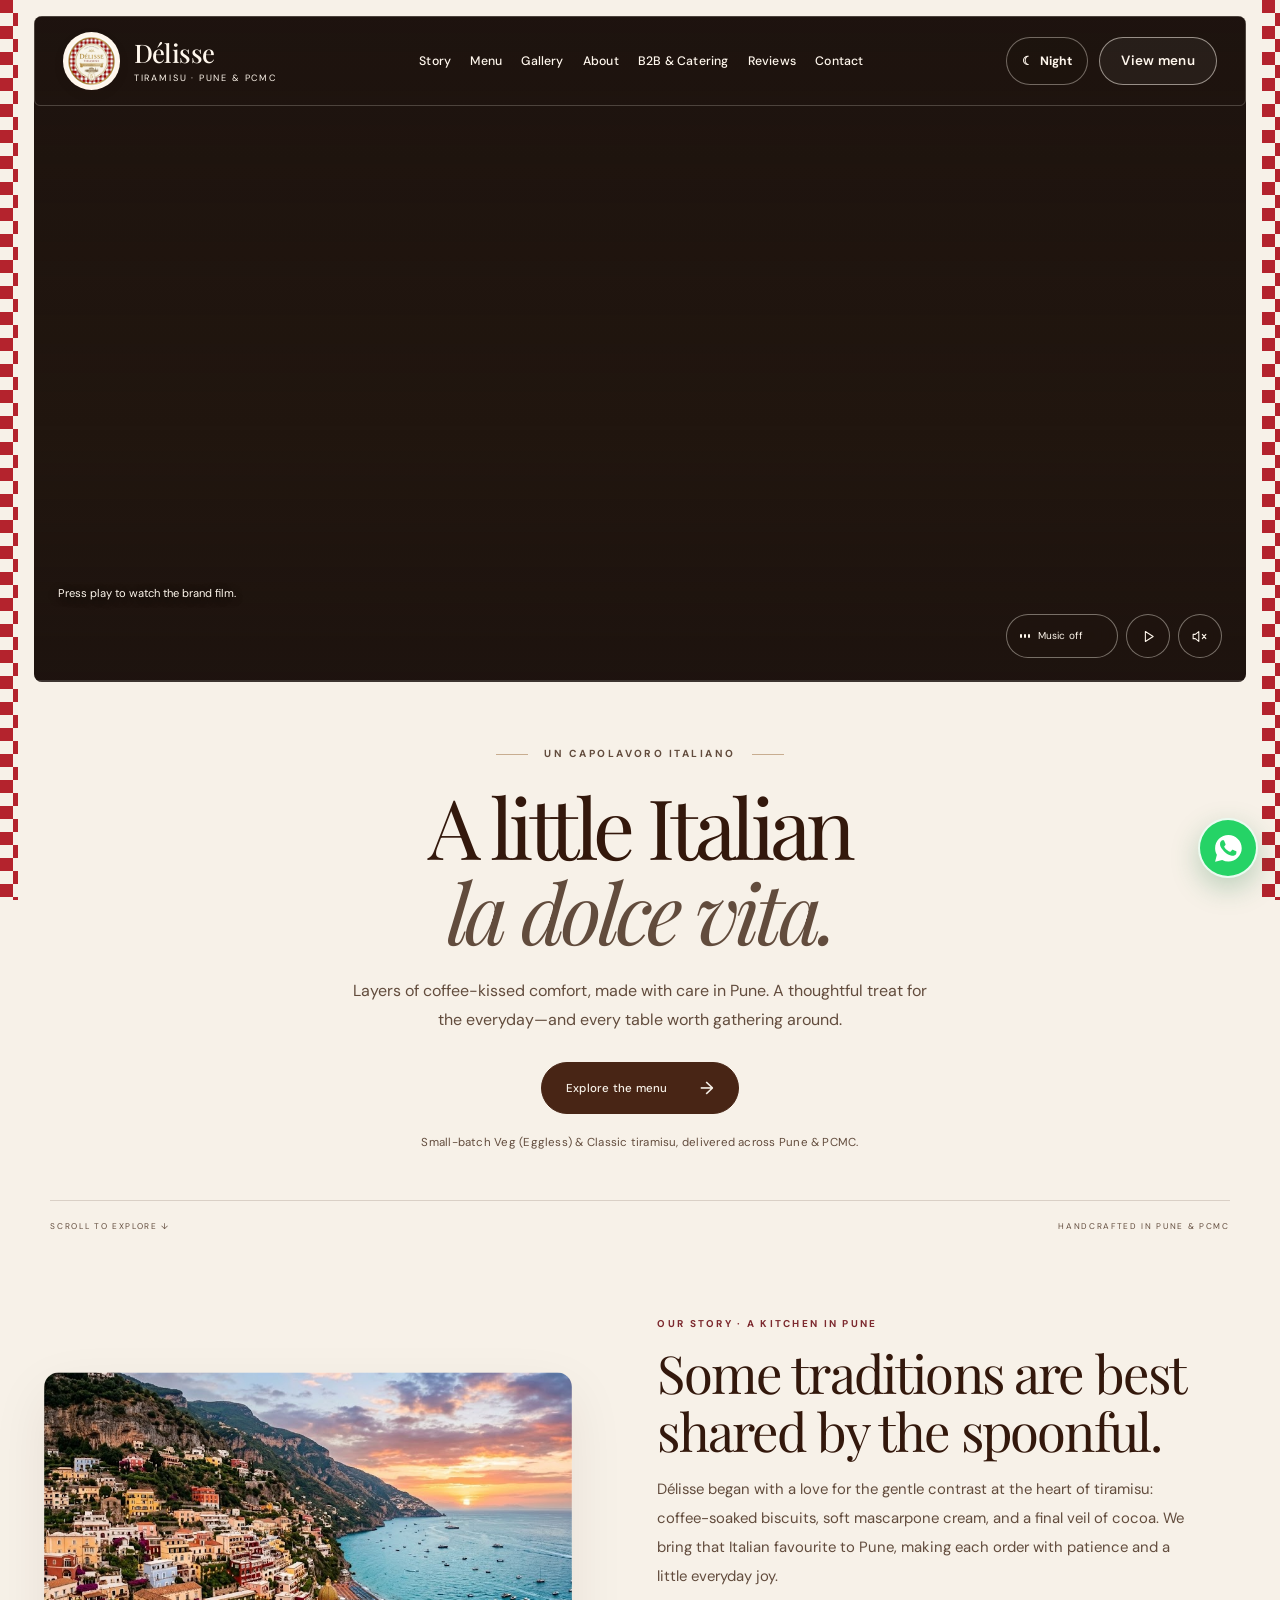
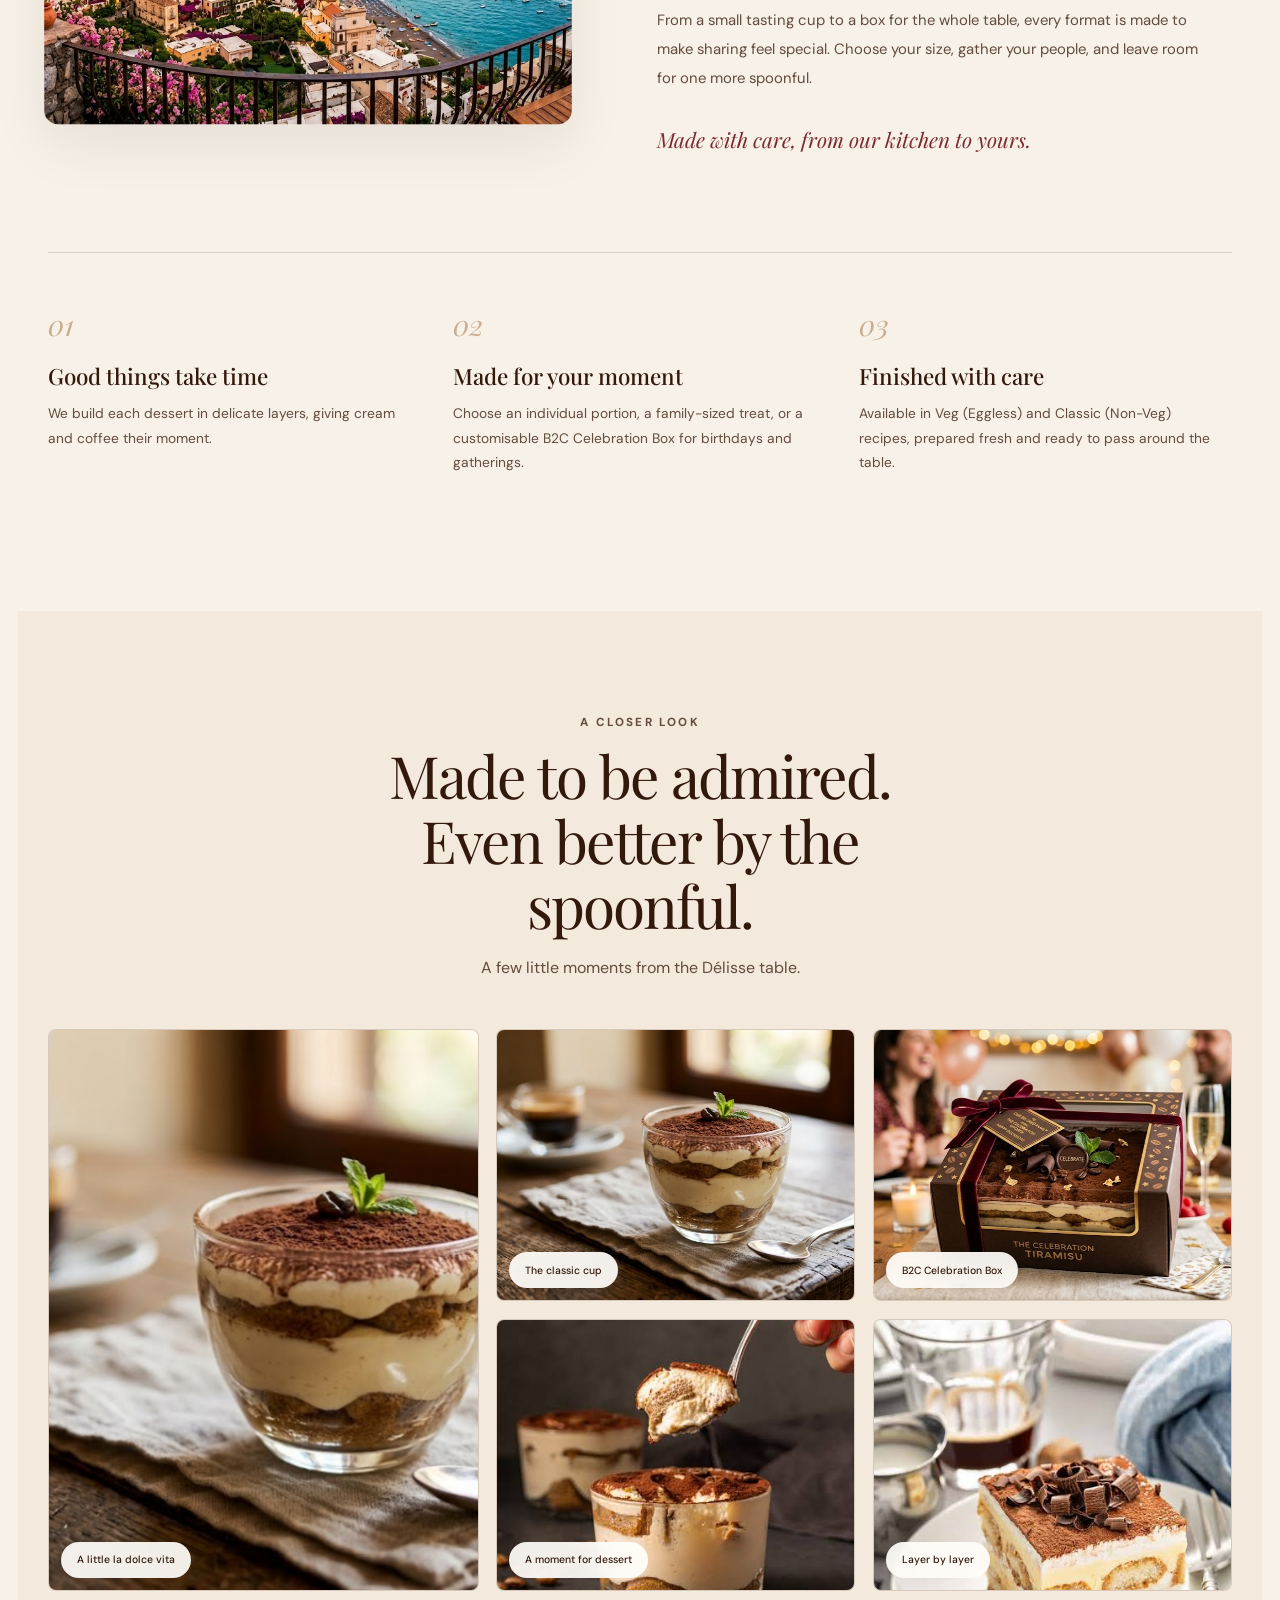
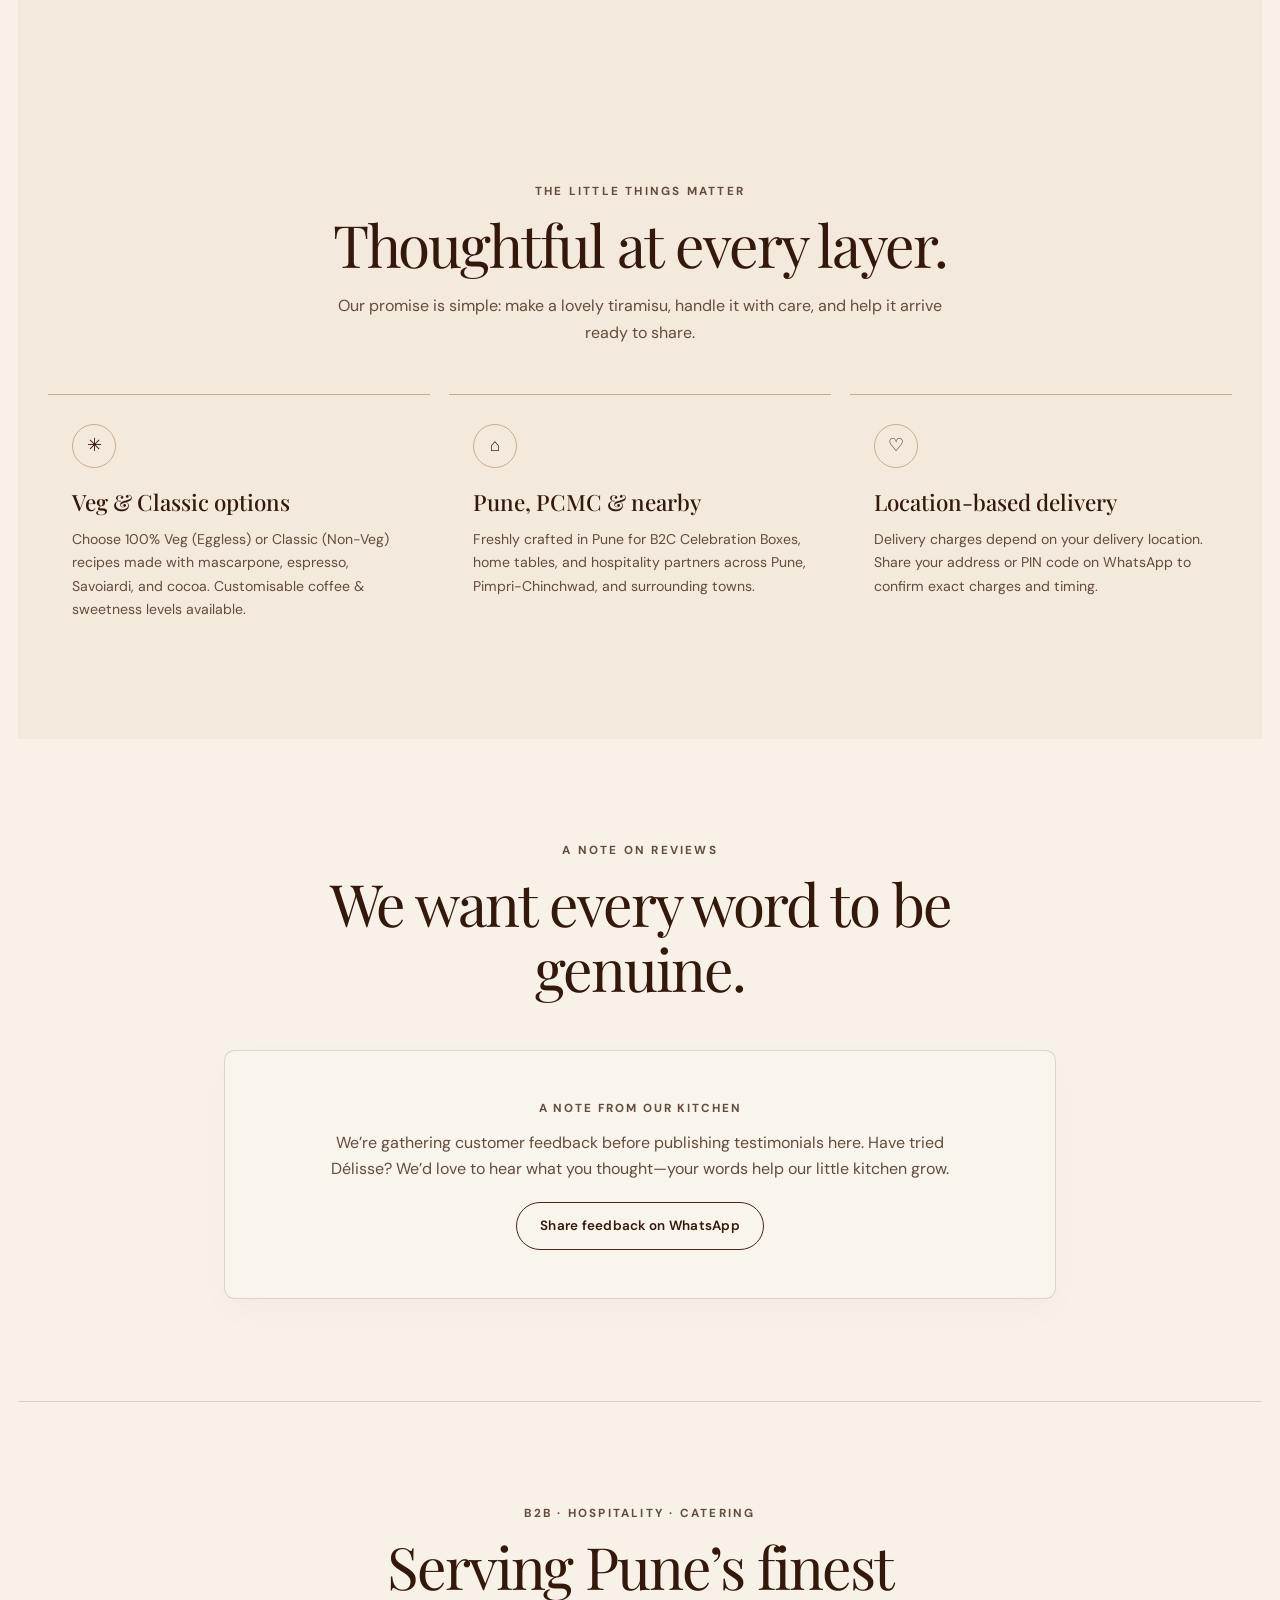
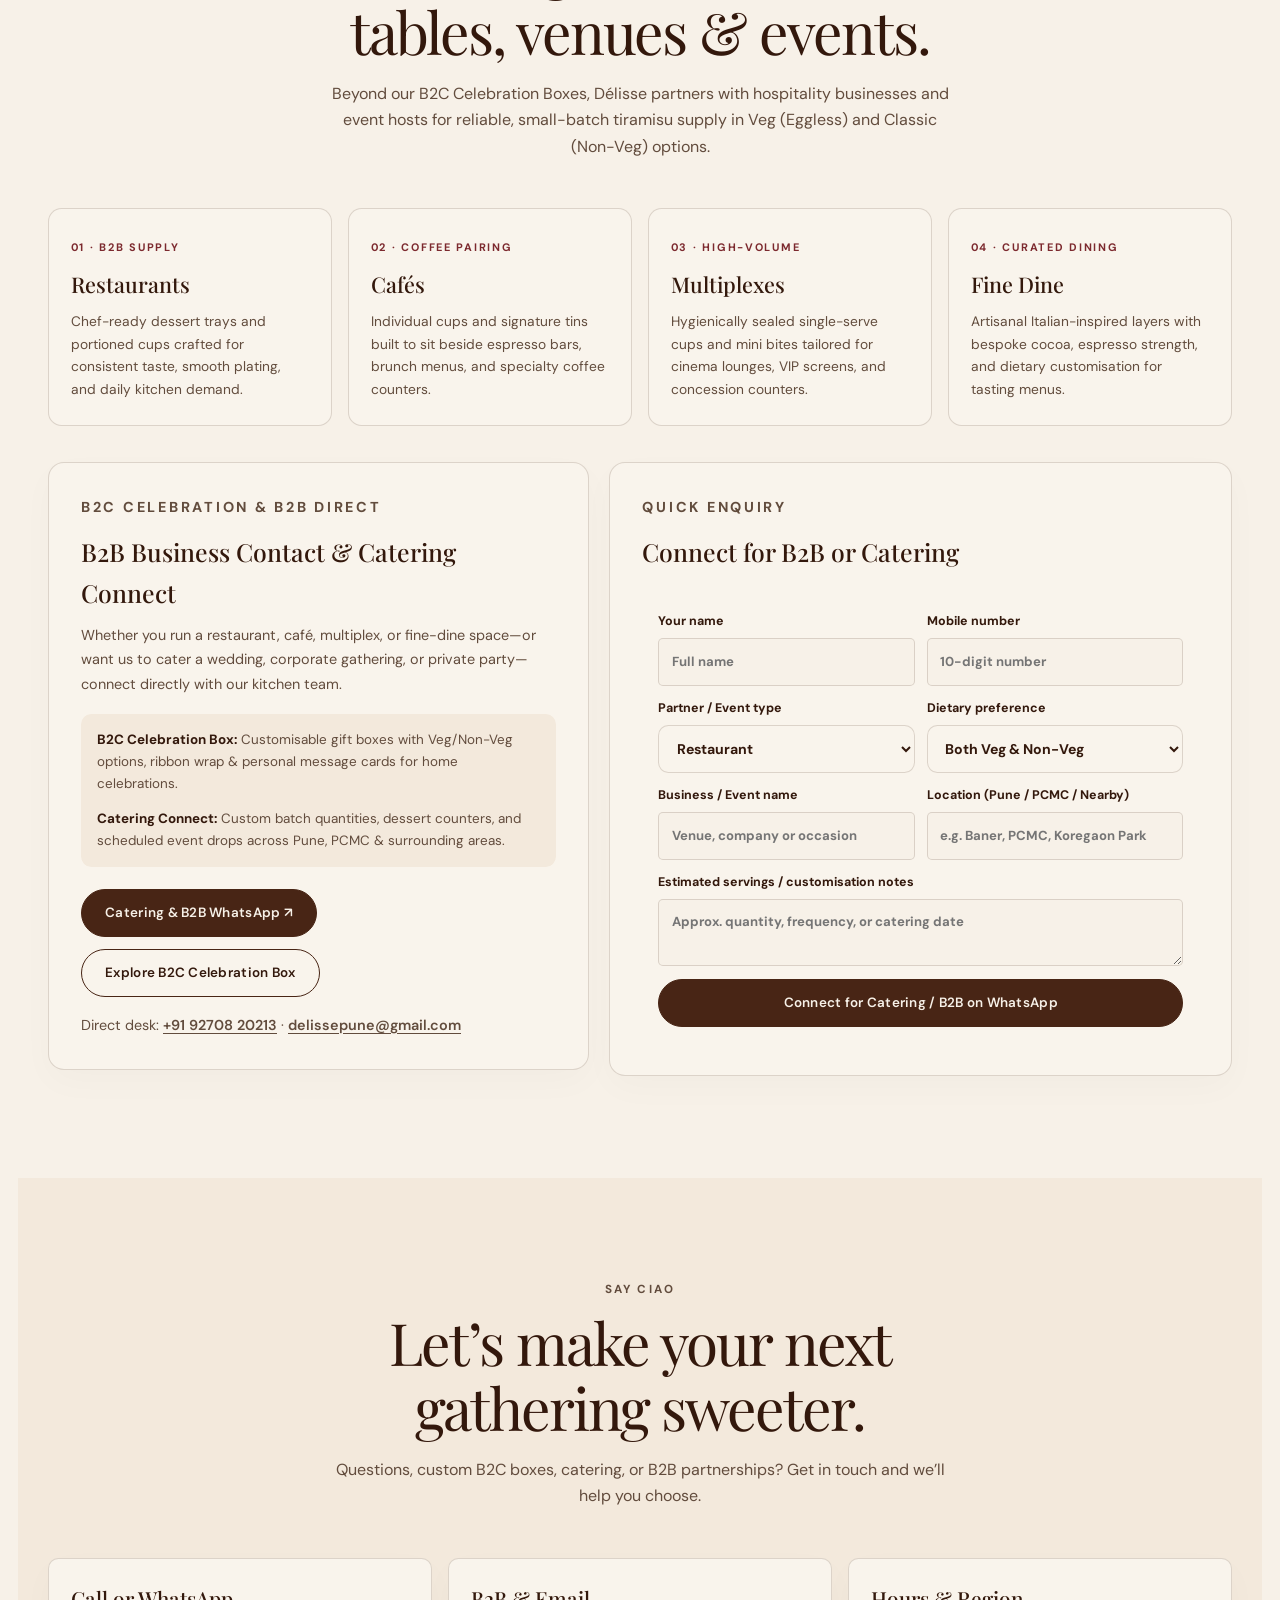
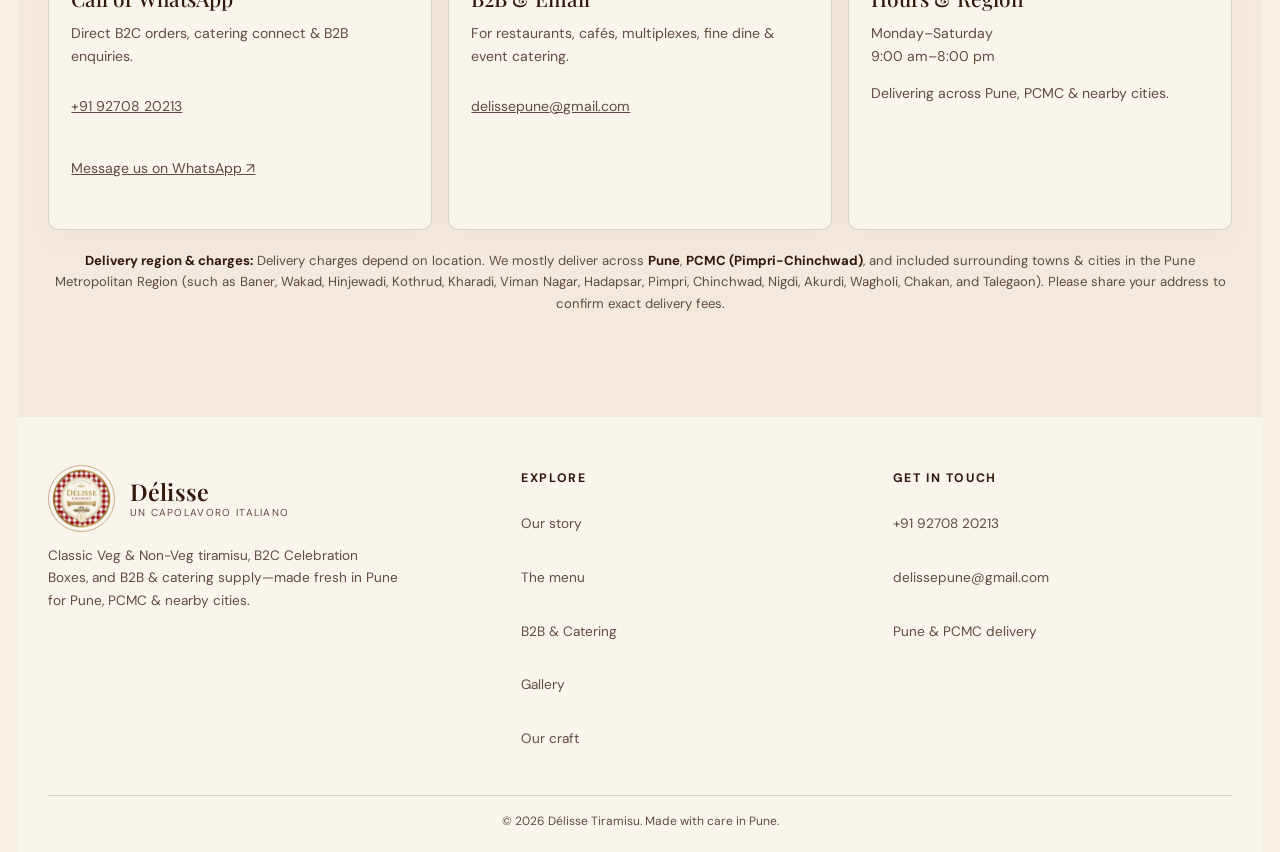
<file: index.html>
<!doctype html>
<html lang="en" data-theme="day">
<head>
  <meta charset="utf-8">
  <meta name="viewport" content="width=device-width, initial-scale=1">
  <meta name="theme-color" content="#FAF4EB">
  <meta name="description" content="Discover Délisse Tiramisu: lovingly layered Italian-inspired desserts, freshly made in Pune for everyday treats and special gatherings.">
  <title>Délisse Tiramisu — Un Capolavoro Italiano</title>
  <link rel="preconnect" href="https://fonts.googleapis.com">
  <link rel="preconnect" href="https://fonts.gstatic.com" crossorigin>
  <link href="https://fonts.googleapis.com/css2?family=DM+Sans:wght@400;500;600;700&family=Playfair+Display:ital,wght@0,400;0,500;0,600;1,400;1,500&display=swap" rel="stylesheet">
  <style>
    :root {
      color-scheme: light;
      --page: #F7F1E8;
      --surface: #F9F4EC;
      --surface-soft: #F3E9DC;
      --ink: #33180C;
      --ink-soft: #624C3D;
      --cocoa: #482515;
      --tan: #C8AD90;
      --line: rgba(72, 37, 21, .16);
      --shadow: 0 1.5rem 4rem rgba(51, 24, 12, .09);
      --gingham-white: #F7F1E8;
      --gingham-red: #B4232D;
      --gingham-pattern: url("data:image/svg+xml,%3Csvg xmlns='http://www.w3.org/2000/svg' width='36' height='36' viewBox='0 0 36 36'%3E%3Cpath fill='%23F7F1E8' d='M0 0h36v36H0z'/%3E%3Cpath fill='%23B4232D' d='M0 0h18v18H0zm18 18h18v18H18z'/%3E%3C/svg%3E");
      --content: 74rem;
      --header-height: 4.5rem;
      --frame-width: 3.25rem;
    }

    html[data-theme="night"] {
      color-scheme: dark;
      --page: #1D130F;
      --surface: #291C16;
      --surface-soft: #35251C;
      --ink: #FFF7ED;
      --ink-soft: #D7C2AE;
      --cocoa: #F2DFCA;
      --tan: #B08D6B;
      --line: rgba(255, 247, 237, .15);
      --shadow: 0 1.5rem 4rem rgba(0, 0, 0, .24);
    }

    * { box-sizing: border-box; }
    html { scroll-behavior: smooth; scroll-padding-top: calc(var(--header-height) + 1.5rem); }
    body {
      margin: 0;
      padding-inline: var(--frame-width);
      background: var(--page);
      color: var(--ink);
      font: 400 1rem/1.65 "DM Sans", sans-serif;
      transition: background-color .35s ease, color .35s ease;
      overflow-x: hidden;
    }
    img { display: block; max-width: 100%; }
    button, a, select { font: inherit; }
    a { color: inherit; }
    button { color: inherit; }
    :focus-visible { outline: 3px solid #B54635; outline-offset: 3px; }
    ::selection { color: #fff; background: #8C3028; }
    .container { width: min(var(--content), calc(100% - 3rem)); margin-inline: auto; }
    .eyebrow {
      margin: 0 0 .8rem;
      color: var(--ink-soft);
      font-size: .73rem;
      font-weight: 700;
      letter-spacing: .19em;
      line-height: 1.4;
      text-transform: uppercase;
    }
    h1, h2, h3, p { margin-top: 0; }
    h1, h2, h3, .wordmark { font-family: "Playfair Display", Georgia, serif; }
    h2 { margin-bottom: 1rem; font-size: clamp(2.2rem, 5vw, 3.65rem); font-weight: 400; line-height: 1.12; letter-spacing: -.035em; }
    .section-intro { max-width: 40rem; margin: 0 auto 3rem; text-align: center; }
    .section-intro p:last-child { color: var(--ink-soft); }
    .skip-link {
      position: fixed; z-index: 999; top: .75rem; left: .75rem; transform: translateY(-160%);
      padding: .8rem 1rem; border-radius: .5rem; background: var(--surface); color: var(--ink);
    }
    .skip-link:focus { transform: translateY(0); }
    .sr-only {
      position: absolute; width: 1px; height: 1px; padding: 0; margin: -1px;
      overflow: hidden; clip: rect(0, 0, 0, 0); white-space: nowrap; border: 0;
    }

    .page-loader {
      position: fixed; z-index: 1000; inset: 0; display: grid; place-items: center;
      padding: 1.5rem; background: color-mix(in srgb, var(--page) 94%, transparent);
      backdrop-filter: blur(8px); opacity: 1; visibility: visible;
      transition: opacity .5s ease, visibility .5s ease;
    }
    .page-loader.is-hidden { opacity: 0; visibility: hidden; pointer-events: none; }
    .loader-content {
      width: min(20rem, 100%); display: grid; justify-items: center; gap: 1rem;
      padding: 2rem 1.5rem 1.5rem; border: 1px solid var(--line); border-radius: .75rem;
      background: var(--surface); box-shadow: var(--shadow); text-align: center;
    }
    .loader-seal { position: relative; width: 5rem; aspect-ratio: 1; padding: .25rem; border-radius: 50%; background: conic-gradient(from 0deg, var(--gingham-red), #fff 25%, var(--gingham-red) 50%, #fff 75%, var(--gingham-red)); animation: loader-spin 2.4s linear infinite; }
    .loader-seal img { width: 100%; height: 100%; border: 3px solid var(--surface); border-radius: 50%; object-fit: cover; animation: loader-counter-spin 2.4s linear infinite; }
    .loader-track { width: 9rem; height: .55rem; overflow: hidden; border-radius: 999px; background: var(--surface-soft); }
    .loader-track::after { display: block; width: 42%; height: 100%; content: ""; border-radius: inherit; background-color: var(--gingham-white); background-image: var(--gingham-pattern); background-size: 1.125rem 1.125rem; animation: loader-progress 1.25s ease-in-out infinite; }
    .loader-caption { margin: 0; color: var(--ink); font-family: "Playfair Display", Georgia, serif; font-size: 1.15rem; }
    .loader-subcaption { margin: -.7rem 0 0; color: var(--ink-soft); font-size: .67rem; font-weight: 700; letter-spacing: .16em; text-transform: uppercase; }
    @keyframes loader-spin { to { transform: rotate(1turn); } }
    @keyframes loader-counter-spin { to { transform: rotate(-1turn); } }
    @keyframes loader-progress { from { transform: translateX(-120%); } to { transform: translateX(260%); } }
    .reveal { opacity: 0; transform: translateY(24px); transition: opacity .8s ease, transform .8s cubic-bezier(.2,.7,.2,1); }
    .reveal.is-visible { opacity: 1; transform: translateY(0); }
    .story-photo.reveal { transform: translateY(24px) rotate(-1.5deg); }
    .story-photo.reveal.is-visible { transform: translateY(0) rotate(0); }
    .chapter, .craft-card, .contact-card, .gallery-item { transition: transform .35s cubic-bezier(.2,.7,.2,1), box-shadow .35s ease; }
    .chapter:hover, .craft-card:hover, .contact-card:hover { transform: translateY(-5px); }
    .gallery-item:hover { transform: translateY(-4px); box-shadow: var(--shadow); }

    .site-header {
      position: sticky;
      z-index: 20;
      top: 0;
      border-bottom: 1px solid var(--line);
      background: color-mix(in srgb, var(--page) 92%, transparent);
      backdrop-filter: blur(16px);
    }
    .nav-wrap {
      width: 100%;
      min-height: var(--header-height);
      margin: auto;
      display: flex;
      align-items: center;
      justify-content: space-between;
      gap: 1.5rem;
    }
    .brand {
      position: relative;
      display: inline-flex;
      align-items: center;
      gap: .75rem;
      min-height: 48px;
      min-width: max-content;
      padding-left: 5rem;
      text-decoration: none;
    }
    .site-header .brand-seal {
      position: absolute;
      top: 50%;
      left: 0;
      z-index: 1;
      width: 4.6rem;
      aspect-ratio: 1;
      overflow: hidden;
      flex: 0 0 auto;
      border: 2px solid var(--tan);
      border-radius: 50%;
      background: var(--surface);
      box-shadow: 0 .2rem .8rem rgba(51,24,12,.13);
      transform: translateY(-50%);
    }
    .brand-seal img { width: 100%; height: 100%; object-fit: cover; }
    .brand-copy { display: grid; line-height: 1.12; }
    .wordmark { font-size: 1.45rem; font-weight: 600; letter-spacing: .01em; }
    .brand-line { margin-top: .18rem; color: var(--ink-soft); font-size: .63rem; letter-spacing: .13em; text-transform: uppercase; }
    .nav-links { display: flex; align-items: center; gap: clamp(.85rem, 2vw, 1.7rem); }
    .nav-links a {
      min-height: 48px;
      display: inline-flex;
      align-items: center;
      position: relative;
      color: var(--ink-soft);
      font-size: .82rem;
      font-weight: 600;
      text-decoration: none;
      transition: color .2s ease;
    }
    .nav-links a:hover { color: var(--ink); }
    .nav-actions { display: flex; align-items: center; gap: .55rem; }
    .icon-button, .menu-toggle {
      min-width: 48px; min-height: 48px;
      display: inline-flex; align-items: center; justify-content: center;
      border: 1px solid var(--line); border-radius: .25rem;
      background: var(--surface); color: var(--ink); cursor: pointer;
      transition: transform .2s ease, box-shadow .2s ease, background .25s ease;
    }
    .icon-button:hover, .menu-toggle:hover { transform: translateY(-2px); box-shadow: 0 .5rem 1rem rgba(51,24,12,.12); }
    .icon-button { padding: 0 .95rem; gap: .45rem; font-size: .76rem; font-weight: 700; }
    .menu-toggle { display: none; font-size: 1.25rem; }
    .menu-cta { min-height: 48px; padding-inline: 1rem; font-size: .78rem; }

    .hero {
      width: calc(100% + 2 * var(--frame-width));
      margin-left: calc(-1 * var(--frame-width));
      padding: 0 0 clamp(4rem, 8vw, 6rem);
      background: var(--page);
    }
    .hero-inner { width: min(50rem, calc(100% - 2rem)); margin-inline: auto; text-align: center; }
    .hero-ribbon {
      position: fixed;
      z-index: 19;
      inset-block: 0;
      width: var(--frame-width);
      background-color: var(--gingham-white);
      background-image: var(--gingham-pattern);
      background-size: 36px 36px;
      background-position: 0 0;
      transition: background-position .16s linear;
      will-change: background-position;
      pointer-events: none;
    }
    .hero-ribbon-left { left: 0; }
    .hero-ribbon-right { right: 0; animation-direction: reverse; }
    .hero-video-frame {
      position: relative;
      width: 100%;
      aspect-ratio: 16 / 9;
      max-height: min(68svh, 42rem);
      margin: 0 auto clamp(2.5rem, 5vw, 4rem);
      overflow: hidden;
      background: #21160f;
    }
    .hero-video-frame video { width: 100%; height: 100%; object-fit: cover; }
    .hero h1 { margin: 0 auto 1.1rem; color: var(--ink); font-size: clamp(3rem, 8vw, 6.4rem); font-weight: 400; line-height: .99; letter-spacing: -.055em; }
    .hero h1 em { color: var(--ink-soft); font-weight: 400; }
    .hero-lede { max-width: 38rem; margin: 0 auto 2rem; color: var(--ink-soft); font-size: clamp(1rem, 2vw, 1.16rem); }
    .hero-kicker { margin-bottom: .85rem; color: var(--ink-soft); font-size: .75rem; font-weight: 700; letter-spacing: .2em; text-transform: uppercase; }
    .hero-note { margin: 1.3rem 0 0; color: var(--ink-soft); font-size: .8rem; }
    .button {
      min-height: 3rem; display: inline-flex; align-items: center; justify-content: center; gap: .65rem;
      padding: .65rem 1.25rem;       border: 1px solid var(--cocoa); border-radius: .25rem;
      background: var(--cocoa); color: var(--page); cursor: pointer;
      font-size: .84rem; font-weight: 700; text-decoration: none;
      transition: transform .2s ease, box-shadow .2s ease, background .25s ease, color .25s ease;
    }
    .button:hover { transform: translateY(-2px); box-shadow: 0 .55rem 1.1rem rgba(51,24,12,.19); }
    .button-outline { background: transparent; color: var(--ink); }
    .menu-explore { min-height: 3.5rem; gap: .8rem; padding-inline: 1.5rem; }
    .menu-explore .menu-arrow { display: inline-block; font-size: 1.1rem; animation: explore-arrow 1.8s ease-in-out infinite; }
    .menu-explore:hover .menu-arrow { animation-play-state: paused; transform: translateX(4px); }
    @keyframes explore-arrow { 50% { transform: translateX(4px); } }

    .story { padding-block: clamp(4.5rem, 9vw, 8rem); }
    .story-grid { display: grid; grid-template-columns: 1fr 1fr; gap: clamp(2rem, 7vw, 6rem); align-items: center; }
    .story-photo { position: relative; }
    .story-photo::after { content: none; }
    .story-photo img { width: 100%; aspect-ratio: 4 / 4.5; object-fit: cover; border-radius: 1rem; box-shadow: 0 .75rem 2rem rgba(51, 24, 12, .08); transition: transform .7s cubic-bezier(.2,.7,.2,1); }
    .story-photo:hover img { transform: scale(1.025); }
    .story-copy h2 { max-width: 34rem; }
    .story-copy p:not(.eyebrow) { color: var(--ink-soft); }
    .story-copy .signature { margin-top: 1.6rem; color: var(--ink); font-family: "Playfair Display", Georgia, serif; font-size: 1.4rem; font-style: italic; }
    .chapter-row { display: grid; grid-template-columns: repeat(3, 1fr); gap: 1.25rem; margin-top: 4rem; padding-top: 2rem; border-top: 1px solid var(--line); }
    .chapter { padding-right: 1rem; }
    .chapter-number { display: block; margin-bottom: .6rem; color: var(--tan); font-family: "Playfair Display", Georgia, serif; font-size: 1.6rem; }
    .chapter h3 { margin-bottom: .35rem; font-size: 1.2rem; font-weight: 500; }
    .chapter p { margin-bottom: 0; color: var(--ink-soft); font-size: .87rem; }

    .gallery-section { padding-block: clamp(4.5rem, 8vw, 7rem); }
    .gallery-grid { display: grid; grid-template-columns: 1.15fr .85fr .85fr; grid-template-rows: 14rem 14rem; gap: .85rem; }
    .gallery-item { position: relative; overflow: hidden; border-radius: .85rem; background: var(--surface-soft); }
    .gallery-item:first-child { grid-row: span 2; }
    .gallery-item img { width: 100%; height: 100%; object-fit: cover; transition: transform .6s ease; }
    .gallery-item:hover img { transform: scale(1.04); }
    .gallery-caption {
      position: absolute; right: .75rem; bottom: .75rem; left: .75rem;
      width: fit-content; max-width: calc(100% - 1.5rem); padding: .45rem .75rem;
      border-radius: .25rem; background: rgba(255,253,249,.96); color: #33180C;
      font-size: .73rem; font-weight: 700; white-space: nowrap; overflow: hidden; text-overflow: ellipsis;
    }

    .craft-section { padding-block: clamp(4rem, 7vw, 6rem); background: var(--surface-soft); }
    .craft-grid { display: grid; grid-template-columns: repeat(3, 1fr); gap: 1.2rem; }
    .craft-card { padding: 1.5rem; border-top: 1px solid var(--tan); }
    .craft-icon { width: 2.75rem; height: 2.75rem; display: grid; place-items: center; margin-bottom: 1rem; border: 1px solid var(--line); border-radius: 50%; color: var(--ink); font-size: 1.1rem; }
    .craft-card h3 { margin-bottom: .45rem; font-size: 1.4rem; font-weight: 500; }
    .craft-card p { margin-bottom: 0; color: var(--ink-soft); font-size: .88rem; }

    .reviews-section { padding-block: clamp(4.5rem, 8vw, 7rem); }
    .review-panel {
      max-width: 52rem; margin: auto; padding: clamp(1.5rem, 4vw, 3rem);
      border: 1px solid var(--line); border-radius: 1.25rem; background: var(--surface);
      box-shadow: var(--shadow); text-align: center;
    }
    .review-note { margin-bottom: .75rem; color: var(--ink-soft); font-size: .73rem; font-weight: 700; letter-spacing: .16em; text-transform: uppercase; }
    .review-panel p { max-width: 40rem; margin: 0 auto 1.2rem; color: var(--ink-soft); }
    .customer-form { display: grid; gap: .85rem; margin-top: 1.4rem; text-align: left; }
    .customer-form label { display: grid; gap: .35rem; color: var(--ink); font-size: .78rem; font-weight: 700; }
    .customer-form input, .customer-form textarea {
      width: 100%; min-height: 48px; padding: .75rem .85rem;
      border: 1px solid var(--line); border-radius: .65rem;
      background: var(--surface); color: var(--ink); font: inherit; font-size: .88rem;
    }
    .customer-form textarea { min-height: 5rem; resize: vertical; }
    .customer-form .form-row { display: grid; grid-template-columns: 1fr 1fr; gap: .75rem; }

    .contact-section { padding-block: clamp(4.5rem, 8vw, 7rem); background: var(--surface-soft); }
    .contact-grid { display: grid; grid-template-columns: repeat(3, 1fr); gap: 1rem; }
    .contact-card { min-width: 0; padding: 1.4rem; border: 1px solid var(--line); border-radius: 1rem; background: var(--surface); }
    .contact-card h3 { margin-bottom: .4rem; font-size: 1.3rem; font-weight: 500; }
    .contact-card p, .contact-card a { color: var(--ink-soft); font-size: .88rem; overflow-wrap: anywhere; }
    .contact-card a { min-height: 48px; display: inline-flex; align-items: center; }
    .contact-card a:hover { color: var(--ink); }
    .delivery-note { margin: 1.25rem auto 0; color: var(--ink-soft); font-size: .82rem; text-align: center; }

    .site-footer { padding-block: 3rem 1.25rem; background: var(--surface); }
    .footer-main { display: grid; grid-template-columns: 1.3fr 1fr 1fr; gap: 2rem; align-items: start; }
    .footer-brand { display: flex; align-items: center; gap: .9rem; margin-bottom: .8rem; }
    .footer-seal { width: 4.2rem; }
    .footer-summary { max-width: 22rem; color: var(--ink-soft); font-size: .85rem; }
    .footer-col h3 { margin: .2rem 0 .75rem; font-family: "DM Sans", sans-serif; font-size: .77rem; font-weight: 700; letter-spacing: .13em; text-transform: uppercase; }
    .footer-links { display: grid; gap: .35rem; }
    .footer-links a { min-height: 48px; display: inline-flex; align-items: center; color: var(--ink-soft); font-size: .85rem; text-decoration: none; }
    .footer-links a:hover { color: var(--ink); }
    .footer-bottom { margin-top: 2rem; padding-top: 1rem; border-top: 1px solid var(--line); color: var(--ink-soft); font-size: .75rem; text-align: center; }

    .mobile-nav {
      position: fixed; z-index: 22; inset: var(--header-height) 0 auto; display: none;
      padding: .5rem 1.25rem 1rem; border-bottom: 1px solid var(--line);
      background: var(--page); box-shadow: var(--shadow);
    }
    .mobile-nav.open { display: grid; }
    .mobile-nav a { min-height: 48px; display: flex; align-items: center; border-bottom: 1px solid var(--line); color: var(--ink-soft); text-decoration: none; }
    .mobile-nav a:last-child { border-bottom: 0; }

    @media (max-width: 1050px) {
      .nav-links { gap: .8rem; }
      .nav-links a { font-size: .76rem; }
    }
    @media (max-width: 790px) {
      :root { --header-height: 3.75rem; }
      :root { --frame-width: 2rem; }
      .nav-links { display: none; }
      .menu-toggle { display: inline-flex; }
      .nav-wrap { gap: .5rem; }
      .site-header .brand { padding-left: 4.2rem; }
      .site-header .brand-seal { width: 3.9rem; }
      .wordmark { font-size: 1.25rem; }
      .icon-button { width: 48px; padding: 0; font-size: 1rem; }
      .icon-button .theme-label { display: none; }
      .story-grid { grid-template-columns: minmax(0, 1fr); justify-items: center; }
      .story-photo { width: 100%; max-width: 34rem; margin-inline: auto; }
      .story-photo img { display: block; width: 100%; aspect-ratio: 4 / 3.6; }
      .chapter-row { margin-top: 2.5rem; }
      .gallery-grid { grid-template-columns: repeat(2, minmax(0, 1fr)); grid-template-rows: 15rem 12rem; }
      .gallery-item:first-child { grid-row: auto; grid-column: span 2; }
      .gallery-item:last-child { grid-column: span 2; }
      .footer-main { grid-template-columns: 1fr 1fr; }
      .footer-main > :first-child { grid-column: span 2; }
    }
    @media (max-width: 540px) {
      .container { width: calc(100% - 2rem); }
      .brand-line { font-size: .56rem; }
      .nav-actions { gap: .35rem; }
      .menu-cta { padding-inline: .7rem; font-size: .72rem; }
      .hero-inner { width: calc(100% - 2rem); }
      .hero h1 { font-size: clamp(2.8rem, 14vw, 4.3rem); }
      .chapter-row, .craft-grid, .contact-grid { grid-template-columns: 1fr; }
      .chapter { padding: 0 0 1rem; border-bottom: 1px solid var(--line); }
      .gallery-grid { grid-template-columns: minmax(0, 1fr); grid-template-rows: none; grid-auto-rows: 14rem; gap: .75rem; }
      .gallery-item:first-child, .gallery-item:last-child { grid-column: auto; }
      .gallery-caption { right: .45rem; bottom: .45rem; left: .45rem; max-width: calc(100% - .9rem); padding: .4rem .55rem; font-size: .68rem; }
      .footer-main { grid-template-columns: 1fr; }
      .footer-main > :first-child { grid-column: auto; }
    }
    @media (max-width: 390px) {
      .menu-cta { display: none; }
    }
    @media (max-width: 430px) {
      .site-header .brand-copy { display: none; }
    }
    @media (max-width: 360px) {
      .brand-copy { display: none; }
    }
    @media (prefers-reduced-motion: reduce) {
      *, *::before, *::after { scroll-behavior: auto !important; animation-duration: .01ms !important; animation-iteration-count: 1 !important; transition-duration: .01ms !important; }
    }
  </style>
  <link rel="stylesheet" href="./premium.css">
  <link rel="stylesheet" href="./studio.css">
</head>
<body>
  <noscript><style>.page-loader{display:none!important}.reveal{opacity:1!important;transform:none!important}</style></noscript>
  <div class="page-loader" id="page-loader" role="status" aria-label="Loading Délisse Tiramisu">
    <div class="loader-content">
      <div class="loader-cake" aria-hidden="true"><img src="./tiramisu-doodle.svg" alt="" width="108" height="108"></div>
      <span class="loader-caption">A little sweetness</span>
      <span class="loader-subcaption">Fresh from our kitchen</span>
      <div class="coffee-track" role="progressbar" aria-label="Preparing your visit" aria-valuemin="0" aria-valuemax="100" aria-valuenow="0"><span class="coffee-fill"></span></div>
      <span class="loader-percent" aria-hidden="true">00%</span>
    </div>
  </div>
  <span class="hero-ribbon hero-ribbon-left" aria-hidden="true"></span>
  <span class="hero-ribbon hero-ribbon-right" aria-hidden="true"></span>
  <a class="skip-link" href="#main">Skip to content</a>
  <header class="site-header">
    <div class="nav-wrap container">
      <a class="brand" href="#home" aria-label="Délisse Tiramisu home">
        <span class="brand-seal"><img src="./logo.jpg" alt="Délisse circular lid emblem" width="1024" height="1024"></span>
        <span class="brand-copy"><span class="wordmark">Délisse</span><span class="brand-line">Tiramisu · Pune &amp; PCMC</span></span>
      </a>
      <nav class="nav-links" aria-label="Main navigation">
        <a href="#story">Story</a><a href="./menu.html">Menu</a><a href="#gallery">Gallery</a><a href="#craft">About</a><a href="#b2b">B2B &amp; Catering</a><a href="#reviews">Reviews</a><a href="#contact">Contact</a>
      </nav>
      <div class="nav-actions">
        <button class="icon-button" id="theme-toggle" type="button" aria-label="Switch to night mode" aria-pressed="false"><span aria-hidden="true">☾</span><span class="theme-label">Night</span></button>
        <a class="button menu-cta" href="./menu.html">View menu</a>
        <button class="menu-toggle" id="menu-toggle" type="button" aria-label="Open navigation menu" aria-expanded="false" aria-controls="mobile-nav">☰</button>
      </div>
    </div>
    <nav class="mobile-nav" id="mobile-nav" aria-label="Mobile navigation">
      <a href="#story">Our story</a><a href="./menu.html">Menu</a><a href="#gallery">Gallery</a><a href="#craft">About our craft</a><a href="#b2b">B2B &amp; Catering</a><a href="#reviews">Reviews</a><a href="#contact">Contact</a>
    </nav>
  </header>

  <main id="main">
    <section class="hero" id="home" aria-labelledby="hero-title">
      <div class="hero-video-frame">
        <video class="hero-video" width="1280" height="720" autoplay muted playsinline loop preload="auto" aria-label="Délisse Tiramisu brand video">
          <source src="./Create_product_hero_animation_743e8b27_1080p.mp4" type="video/mp4">
          Your browser does not support HTML video.
        </video>
      </div>
      <div class="hero-inner">
        <p class="hero-kicker">Un Capolavoro Italiano</p>
        <h1 id="hero-title">A little Italian<br><em>la dolce vita.</em></h1>
        
        <p class="hero-lede">Layers of coffee-kissed comfort, made with care in Pune. A thoughtful treat for the everyday—and every table worth gathering around.</p>
        <a class="button menu-explore" href="./menu.html"><span>Explore the menu</span><span class="menu-arrow" aria-hidden="true">→</span></a>
        <p class="hero-note">Small-batch Veg (Eggless) &amp; Classic tiramisu, delivered across Pune &amp; PCMC.</p>
        
      </div>
      
      <div class="hero-scroll"><a href="#story">SCROLL TO EXPLORE ↓</a><span>HANDCRAFTED IN PUNE &amp; PCMC</span></div>
    </section>

    <section class="story" id="story" aria-labelledby="story-title">
      <div class="container">
        <div class="story-grid">
          <div class="story-photo"><img src="./about image.jpg" alt="Délisse tiramisu with cocoa and espresso, presented in a warm Italian-inspired setting" loading="lazy" width="1024" height="682"></div>
          <div class="story-copy">
            <p class="eyebrow">Our story · A kitchen in Pune</p>
            <h2 id="story-title">Some traditions are best shared by the spoonful.</h2>
            <p>Délisse began with a love for the gentle contrast at the heart of tiramisu: coffee-soaked biscuits, soft mascarpone cream, and a final veil of cocoa. We bring that Italian favourite to Pune, making each order with patience and a little everyday joy.</p>
            <p>From a small tasting cup to a box for the whole table, every format is made to make sharing feel special. Choose your size, gather your people, and leave room for one more spoonful.</p>
            <p class="signature">Made with care, from our kitchen to yours.</p>
          </div>
        </div>
        <div class="chapter-row" aria-label="Our process">
          <article class="chapter"><span class="chapter-number">01</span><h3>Good things take time</h3><p>We build each dessert in delicate layers, giving cream and coffee their moment.</p></article>
          <article class="chapter"><span class="chapter-number">02</span><h3>Made for your moment</h3><p>Choose an individual portion, a family-sized treat, or a customisable B2C Celebration Box for birthdays and gatherings.</p></article>
          <article class="chapter"><span class="chapter-number">03</span><h3>Finished with care</h3><p>Available in Veg (Eggless) and Classic (Non-Veg) recipes, prepared fresh and ready to pass around the table.</p></article>
        </div>
      </div>
    </section>

    <section class="gallery-section" id="gallery" aria-labelledby="gallery-title">
      <div class="container">
        <div class="section-intro">
          <p class="eyebrow">A closer look</p>
          <h2 id="gallery-title">Made to be admired.<br>Even better by the spoonful.</h2>
          <p>A few little moments from the Délisse table.</p>
        </div>
        <div class="gallery-grid">
          <figure class="gallery-item"><img src="./classic cup.jpg" alt="Tiramisu served in an Italian-inspired setting" loading="lazy" width="1024" height="682"><figcaption class="gallery-caption">A little la dolce vita</figcaption></figure>
          <figure class="gallery-item"><img src="./classic cup.jpg" alt="Individual classic tiramisu cup with cocoa" loading="lazy" width="1024" height="682"><figcaption class="gallery-caption">The classic cup</figcaption></figure>
          <figure class="gallery-item"><img src="./celebration box.jpg" alt="Délisse B2C celebration box, ready to share" loading="lazy" width="1024" height="682"><figcaption class="gallery-caption">B2C Celebration Box</figcaption></figure>
          <figure class="gallery-item"><img src="./galary 1.jpg" alt="A Délisse tiramisu serving" loading="lazy" width="1024" height="682"><figcaption class="gallery-caption">A moment for dessert</figcaption></figure>
          <figure class="gallery-item"><img src="./galary 2.jpg" alt="A close-up of Délisse dessert presentation" loading="lazy" width="1024" height="682"><figcaption class="gallery-caption">Layer by layer</figcaption></figure>
        </div>
      </div>
    </section>

    <section class="craft-section" id="craft" aria-labelledby="craft-title">
      <div class="container">
        <div class="section-intro">
          <p class="eyebrow">The little things matter</p>
          <h2 id="craft-title">Thoughtful at every layer.</h2>
          <p>Our promise is simple: make a lovely tiramisu, handle it with care, and help it arrive ready to share.</p>
        </div>
        <div class="craft-grid">
          <article class="craft-card"><span class="craft-icon" aria-hidden="true">✳</span><h3>Veg &amp; Classic options</h3><p>Choose 100% Veg (Eggless) or Classic (Non-Veg) recipes made with mascarpone, espresso, Savoiardi, and cocoa. Customisable coffee &amp; sweetness levels available.</p></article>
          <article class="craft-card"><span class="craft-icon" aria-hidden="true">⌂</span><h3>Pune, PCMC &amp; nearby</h3><p>Freshly crafted in Pune for B2C Celebration Boxes, home tables, and hospitality partners across Pune, Pimpri-Chinchwad, and surrounding towns.</p></article>
          <article class="craft-card"><span class="craft-icon" aria-hidden="true">♡</span><h3>Location-based delivery</h3><p>Delivery charges depend on your delivery location. Share your address or PIN code on WhatsApp to confirm exact charges and timing.</p></article>
        </div>
      </div>
    </section>

    <section class="reviews-section" id="reviews" aria-labelledby="reviews-title">
      <div class="container">
        <div class="section-intro">
          <p class="eyebrow">A note on reviews</p>
          <h2 id="reviews-title">We want every word to be genuine.</h2>
        </div>
        <div class="review-panel">
          <div class="review-note">A note from our kitchen</div>
          <p>We’re gathering customer feedback before publishing testimonials here. Have tried Délisse? We’d love to hear what you thought—your words help our little kitchen grow.</p>
          <a class="button button-outline" href="https://wa.me/919270820213?text=Hello%20D%C3%A9lisse!%20I%27d%20love%20to%20share%20feedback%20about%20my%20tiramisu%20order." target="_blank" rel="noopener noreferrer">Share feedback on WhatsApp</a>
        </div>
      </div>
    </section>

    <section class="b2b-section" id="b2b" aria-labelledby="b2b-title">
      <div class="container">
        <div class="section-intro">
          <p class="eyebrow">B2B · Hospitality · Catering</p>
          <h2 id="b2b-title">Serving Pune’s finest tables, venues &amp; events.</h2>
          <p>Beyond our B2C Celebration Boxes, Délisse partners with hospitality businesses and event hosts for reliable, small-batch tiramisu supply in Veg (Eggless) and Classic (Non-Veg) options.</p>
        </div>

        <div class="b2b-segments" aria-label="Hospitality sectors we supply">
          <article class="b2b-card">
            <span class="b2b-tag">01 · B2B Supply</span>
            <h3>Restaurants</h3>
            <p>Chef-ready dessert trays and portioned cups crafted for consistent taste, smooth plating, and daily kitchen demand.</p>
          </article>
          <article class="b2b-card">
            <span class="b2b-tag">02 · Coffee Pairing</span>
            <h3>Cafés</h3>
            <p>Individual cups and signature tins built to sit beside espresso bars, brunch menus, and specialty coffee counters.</p>
          </article>
          <article class="b2b-card">
            <span class="b2b-tag">03 · High-Volume</span>
            <h3>Multiplexes</h3>
            <p>Hygienically sealed single-serve cups and mini bites tailored for cinema lounges, VIP screens, and concession counters.</p>
          </article>
          <article class="b2b-card">
            <span class="b2b-tag">04 · Curated Dining</span>
            <h3>Fine Dine</h3>
            <p>Artisanal Italian-inspired layers with bespoke cocoa, espresso strength, and dietary customisation for tasting menus.</p>
          </article>
        </div>

        <div class="b2b-connect-grid">
          <article class="b2b-connect-card">
            <p class="eyebrow">B2C Celebration &amp; B2B Direct</p>
            <h3>B2B Business Contact &amp; Catering Connect</h3>
            <p>Whether you run a restaurant, café, multiplex, or fine-dine space—or want us to cater a wedding, corporate gathering, or private party—connect directly with our kitchen team.</p>
            <div class="b2b-highlights">
              <div><strong>B2C Celebration Box:</strong> Customisable gift boxes with Veg/Non-Veg options, ribbon wrap &amp; personal message cards for home celebrations.</div>
              <div><strong>Catering Connect:</strong> Custom batch quantities, dessert counters, and scheduled event drops across Pune, PCMC &amp; surrounding areas.</div>
            </div>
            <div class="b2b-actions">
              <a class="button" href="https://wa.me/919270820213?text=Hello%20D%C3%A9lisse!%20I%27d%20like%20to%20connect%20for%20B2B%20supply%20%2F%20catering." target="_blank" rel="noopener noreferrer">Catering &amp; B2B WhatsApp ↗</a>
              <a class="button button-outline" href="./menu.html#b2c-celebration">Explore B2C Celebration Box</a>
            </div>
            <p class="b2b-direct-meta">Direct desk: <a href="tel:+919270820213">+91 92708 20213</a> · <a href="mailto:delissepune@gmail.com?subject=B2B%20%2F%20Catering%20Enquiry%20-%20D%C3%A9lisse">delissepune@gmail.com</a></p>
          </article>

          <article class="b2b-connect-card">
            <p class="eyebrow">Quick Enquiry</p>
            <h3>Connect for B2B or Catering</h3>
            <form class="customer-form" id="b2b-form">
              <div class="form-row">
                <label for="b2b-name">Your name<input id="b2b-name" name="name" placeholder="Full name" required></label>
                <label for="b2b-phone">Mobile number<input id="b2b-phone" name="phone" type="tel" inputmode="numeric" minlength="10" maxlength="15" pattern="[0-9]{10,15}" placeholder="10-digit number" required></label>
              </div>
              <div class="form-row">
                <label for="b2b-segment">Partner / Event type
                  <select id="b2b-segment" name="segment" required>
                    <option value="Restaurant">Restaurant</option>
                    <option value="Café">Café</option>
                    <option value="Multiplex">Multiplex</option>
                    <option value="Fine Dine">Fine Dine</option>
                    <option value="Catering / Private Event">Catering / Private Event</option>
                    <option value="Corporate Event">Corporate Event</option>
                  </select>
                </label>
                <label for="b2b-dietary">Dietary preference
                  <select id="b2b-dietary" name="dietary">
                    <option value="Both Veg &amp; Non-Veg">Both Veg &amp; Non-Veg</option>
                    <option value="Veg (Eggless)">Veg (Eggless)</option>
                    <option value="Non-Veg (Classic)">Non-Veg (Classic)</option>
                  </select>
                </label>
              </div>
              <div class="form-row">
                <label for="b2b-company">Business / Event name<input id="b2b-company" name="company" placeholder="Venue, company or occasion" required></label>
                <label for="b2b-location">Location (Pune / PCMC / Nearby)<input id="b2b-location" name="location" placeholder="e.g. Baner, PCMC, Koregaon Park" required></label>
              </div>
              <label for="b2b-notes">Estimated servings / customisation notes<textarea id="b2b-notes" name="notes" placeholder="Approx. quantity, frequency, or catering date"></textarea></label>
              <button class="button" type="submit">Connect for Catering / B2B on WhatsApp</button>
            </form>
          </article>
        </div>
      </div>
    </section>

    <section class="contact-section" id="contact" aria-labelledby="contact-title">
      <div class="container">
        <div class="section-intro">
          <p class="eyebrow">Say ciao</p>
          <h2 id="contact-title">Let’s make your next gathering sweeter.</h2>
          <p>Questions, custom B2C boxes, catering, or B2B partnerships? Get in touch and we’ll help you choose.</p>
        </div>
        <div class="contact-grid">
          <article class="contact-card"><h3>Call or WhatsApp</h3><p>Direct B2C orders, catering connect &amp; B2B enquiries.</p><p><a href="tel:+919270820213">+91 92708 20213</a></p><p><a href="https://wa.me/919270820213" target="_blank" rel="noopener noreferrer">Message us on WhatsApp ↗</a></p></article>
          <article class="contact-card"><h3>B2B &amp; Email</h3><p>For restaurants, cafés, multiplexes, fine dine &amp; event catering.</p><a href="mailto:delissepune@gmail.com">delissepune@gmail.com</a></article>
          <article class="contact-card"><h3>Hours &amp; Region</h3><p>Monday–Saturday<br>9:00 am–8:00 pm</p><p>Delivering across Pune, PCMC &amp; nearby cities.</p></article>
        </div>
        <p class="delivery-note"><strong>Delivery region &amp; charges:</strong> Delivery charges depend on location. We mostly deliver across <strong>Pune</strong>, <strong>PCMC (Pimpri-Chinchwad)</strong>, and included surrounding towns &amp; cities in the Pune Metropolitan Region (such as Baner, Wakad, Hinjewadi, Kothrud, Kharadi, Viman Nagar, Hadapsar, Pimpri, Chinchwad, Nigdi, Akurdi, Wagholi, Chakan, and Talegaon). Please share your address to confirm exact delivery fees.</p>
      </div>
    </section>
  </main>

  <footer class="site-footer">
    <div class="container">
      <div class="footer-main">
        <div>
          <div class="footer-brand">
            <span class="brand-seal footer-seal"><img src="./logo.jpg" alt="Délisse circular lid emblem" loading="lazy" width="1024" height="1024"></span>
            <span class="brand-copy"><span class="wordmark">Délisse</span><span class="brand-line">Un Capolavoro Italiano</span></span>
          </div>
          <p class="footer-summary">Classic Veg &amp; Non-Veg tiramisu, B2C Celebration Boxes, and B2B &amp; catering supply—made fresh in Pune for Pune, PCMC &amp; nearby cities.</p>
        </div>
        <div class="footer-col"><h3>Explore</h3><div class="footer-links"><a href="#story">Our story</a><a href="./menu.html">The menu</a><a href="#b2b">B2B &amp; Catering</a><a href="#gallery">Gallery</a><a href="#craft">Our craft</a></div></div>
        <div class="footer-col"><h3>Get in touch</h3><div class="footer-links"><a href="tel:+919270820213">+91 92708 20213</a><a href="mailto:delissepune@gmail.com">delissepune@gmail.com</a><a href="#contact">Pune &amp; PCMC delivery</a></div></div>
      </div>
      <div class="footer-bottom">© <span id="year"></span> Délisse Tiramisu. Made with care in Pune.</div>
    </div>
  </footer>

  <a class="whatsapp-float" href="https://wa.me/919270820213?text=Hello%20D%C3%A9lisse!%20I%27d%20like%20to%20place%20an%20order." target="_blank" rel="noopener noreferrer" aria-label="Chat with Délisse on WhatsApp">
    <svg viewBox="0 0 32 32" aria-hidden="true">
      <path d="M16.04 3C8.86 3 3.02 8.76 3.02 15.84c0 2.27.6 4.49 1.75 6.43L3 29l6.96-1.77a13.08 13.08 0 0 0 6.08 1.5h.01C23.22 28.73 29 22.96 29 15.88S23.22 3 16.04 3Zm7.7 18.22c-.33.91-1.92 1.74-2.68 1.85-.68.1-1.55.15-2.5-.15-.58-.18-1.33-.43-2.28-.84-4.01-1.73-6.62-5.75-6.82-6.02-.2-.27-1.63-2.17-1.63-4.14 0-1.96 1.03-2.93 1.39-3.33.36-.4.79-.5 1.06-.5h.76c.24.01.57-.09.89.68.33.79 1.12 2.75 1.22 2.95.1.2.16.43.03.7-.13.26-.2.43-.39.66-.2.23-.41.51-.59.68-.2.2-.4.41-.17.8.23.39 1.02 1.68 2.19 2.72 1.51 1.34 2.78 1.76 3.17 1.96.39.2.62.16.85-.1.23-.26 1-1.16 1.26-1.56.26-.39.53-.33.89-.2.36.13 2.28 1.08 2.67 1.28.39.2.65.29.75.46.1.17.1.99-.23 1.9Z"/>
    </svg>
  </a>

  <script>
    const loader = document.getElementById("page-loader");
    const revealElements = document.querySelectorAll(".hero-inner > *, .story-photo, .story-copy, .chapter, .section-intro, .gallery-item, .craft-card, .review-panel, .b2b-card, .b2b-connect-card, .contact-card, .footer-main > *");
    revealElements.forEach((element, index) => {
      element.classList.add("reveal");
      element.style.transitionDelay = `${Math.min(index % 4, 3) * 90}ms`;
    });

    const observer = !("IntersectionObserver" in window) ? { observe(element) { element.classList.add("is-visible"); }, unobserve() {} } : new IntersectionObserver(entries => {
      entries.forEach(entry => {
        if (!entry.isIntersecting) return;
        entry.target.classList.add("is-visible");
        observer.unobserve(entry.target);
      });
    }, { threshold: 0.12 });
    revealElements.forEach(element => observer.observe(element));
    const revealInView = () => {
      revealElements.forEach(element => {
        const bounds = element.getBoundingClientRect();
        if (bounds.top < window.innerHeight + 80) element.classList.add("is-visible");
      });
    };
    revealInView();
    addEventListener("scroll", revealInView, { passive: true });
    addEventListener("hashchange", () => setTimeout(revealInView, 60));
    

    const ribbonEdges = [...document.querySelectorAll(".hero-ribbon")];
    const moveRibbonsWithScroll = () => {
      const offset = window.scrollY * 0.22;
      ribbonEdges.forEach((ribbon, index) => {
        ribbon.style.backgroundPosition = `0 ${index === 0 ? offset : -offset}px`;
      });
    };
    
    moveRibbonsWithScroll();

    document.getElementById("theme-toggle").addEventListener("click", event => {
      const button = event.currentTarget;
      const isNight = document.documentElement.dataset.theme !== "night";
      document.documentElement.dataset.theme = isNight ? "night" : "day";
      button.setAttribute("aria-pressed", String(isNight));
      button.setAttribute("aria-label", `Switch to ${isNight ? "day" : "night"} mode`);
      button.innerHTML = `<span aria-hidden="true">${isNight ? "☀" : "☾"}</span><span class="theme-label">${isNight ? "Day" : "Night"}</span>`;
      document.querySelector('meta[name="theme-color"]').content = isNight ? "#1D130F" : "#FAF4EB";
    });

    const menuToggle = document.getElementById("menu-toggle");
    const mobileNav = document.getElementById("mobile-nav");
    menuToggle.addEventListener("click", () => {
      const isOpen = mobileNav.classList.toggle("open");
      menuToggle.setAttribute("aria-expanded", String(isOpen));
      menuToggle.setAttribute("aria-label", isOpen ? "Close navigation menu" : "Open navigation menu");
      menuToggle.textContent = isOpen ? "×" : "☰";
    });
    mobileNav.addEventListener("click", event => {
      if (!event.target.closest("a")) return;
      mobileNav.classList.remove("open");
      menuToggle.setAttribute("aria-expanded", "false");
      menuToggle.setAttribute("aria-label", "Open navigation menu");
      menuToggle.textContent = "☰";
    });

    document.getElementById("year").textContent = new Date().getFullYear();

    const b2bForm = document.getElementById("b2b-form");
    if (b2bForm) {
      b2bForm.addEventListener("submit", event => {
        event.preventDefault();
        if (!b2bForm.reportValidity()) return;
        const data = Object.fromEntries(new FormData(b2bForm));
        const text = [
          "Hello Délisse! I'd like to connect for a B2B / Catering enquiry.",
          `Name: ${data.name.trim()}`,
          `Phone: ${data.phone.trim()}`,
          `Partner / Event type: ${data.segment}`,
          `Business / Event: ${data.company.trim()}`,
          `Dietary preference: ${data.dietary}`,
          `Location: ${data.location.trim()}`,
          data.notes.trim() ? `Details / servings: ${data.notes.trim()}` : ""
        ].filter(Boolean).join("\n");
        window.open(`https://wa.me/919270820213?text=${encodeURIComponent(text)}`, "_blank", "noopener,noreferrer");
      });
    }
  </script>
  <script src="./studio.js"></script>
</body>
</html>
</file>
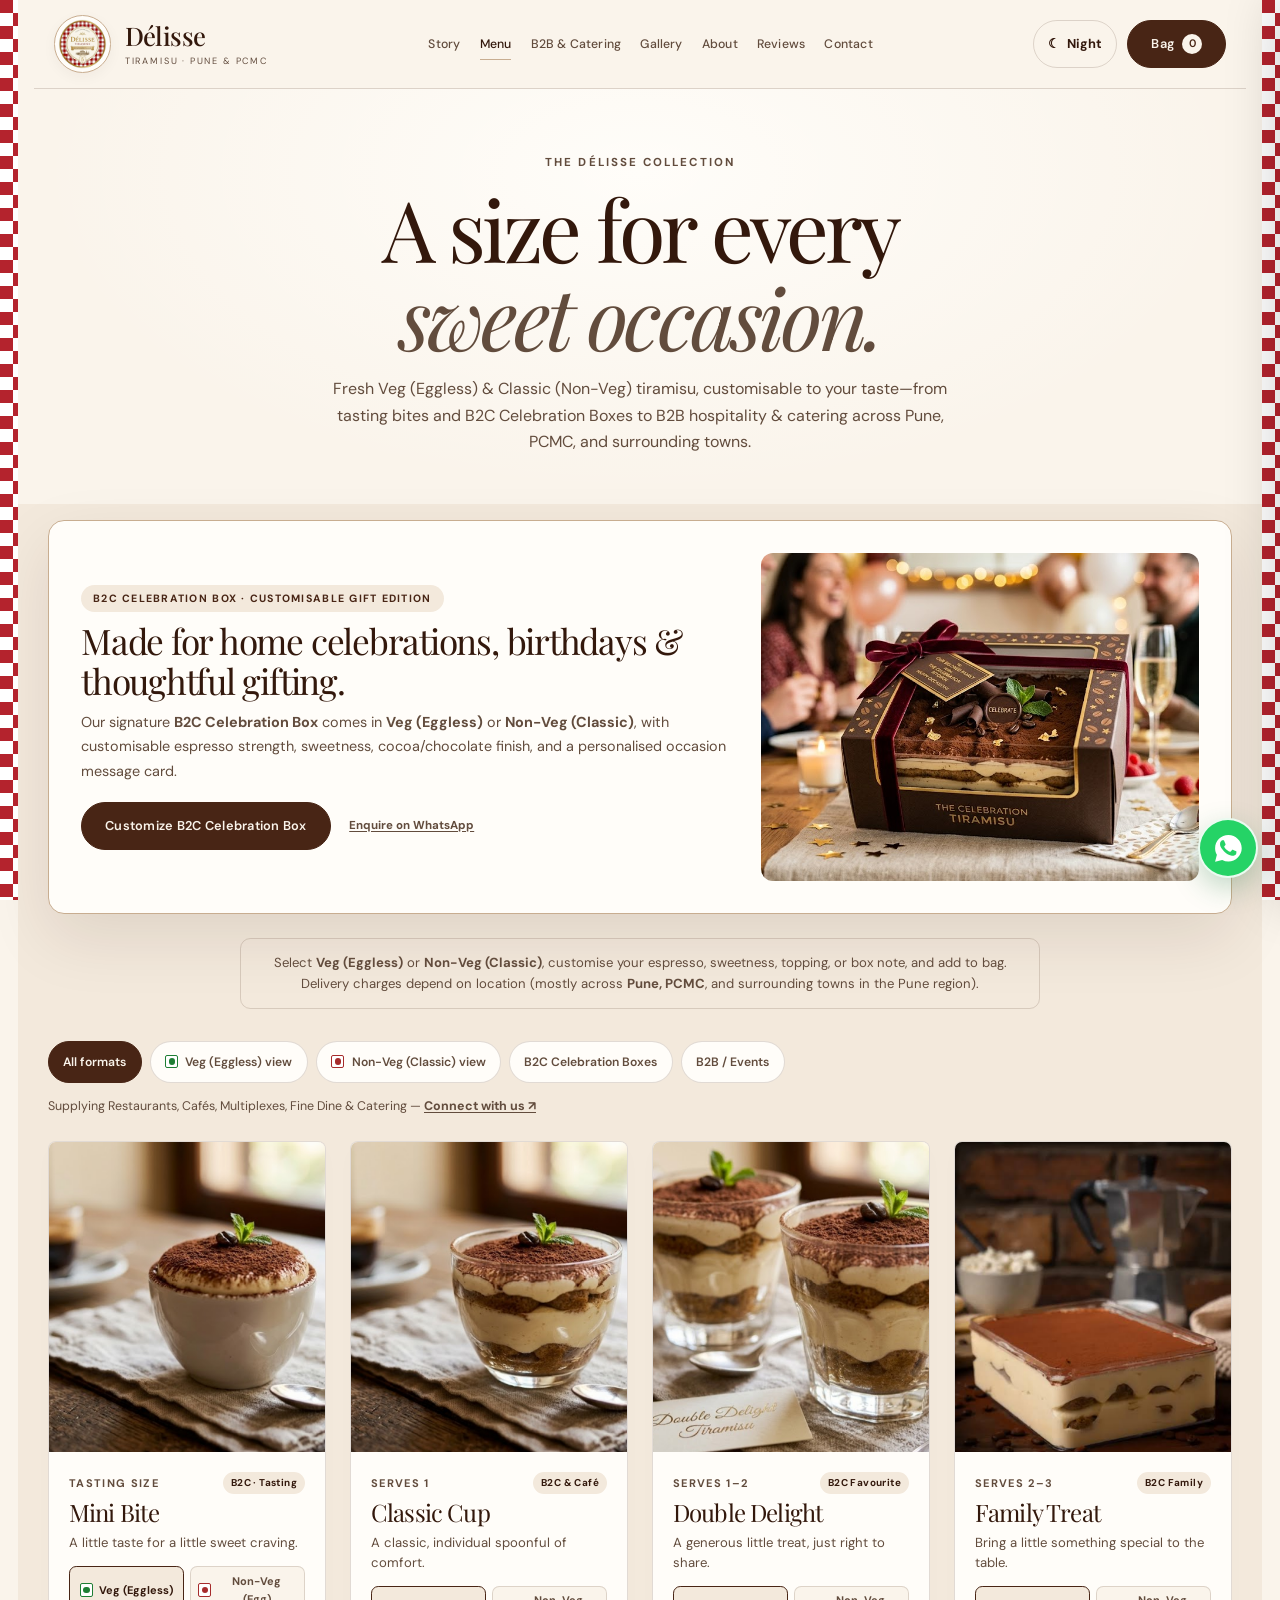
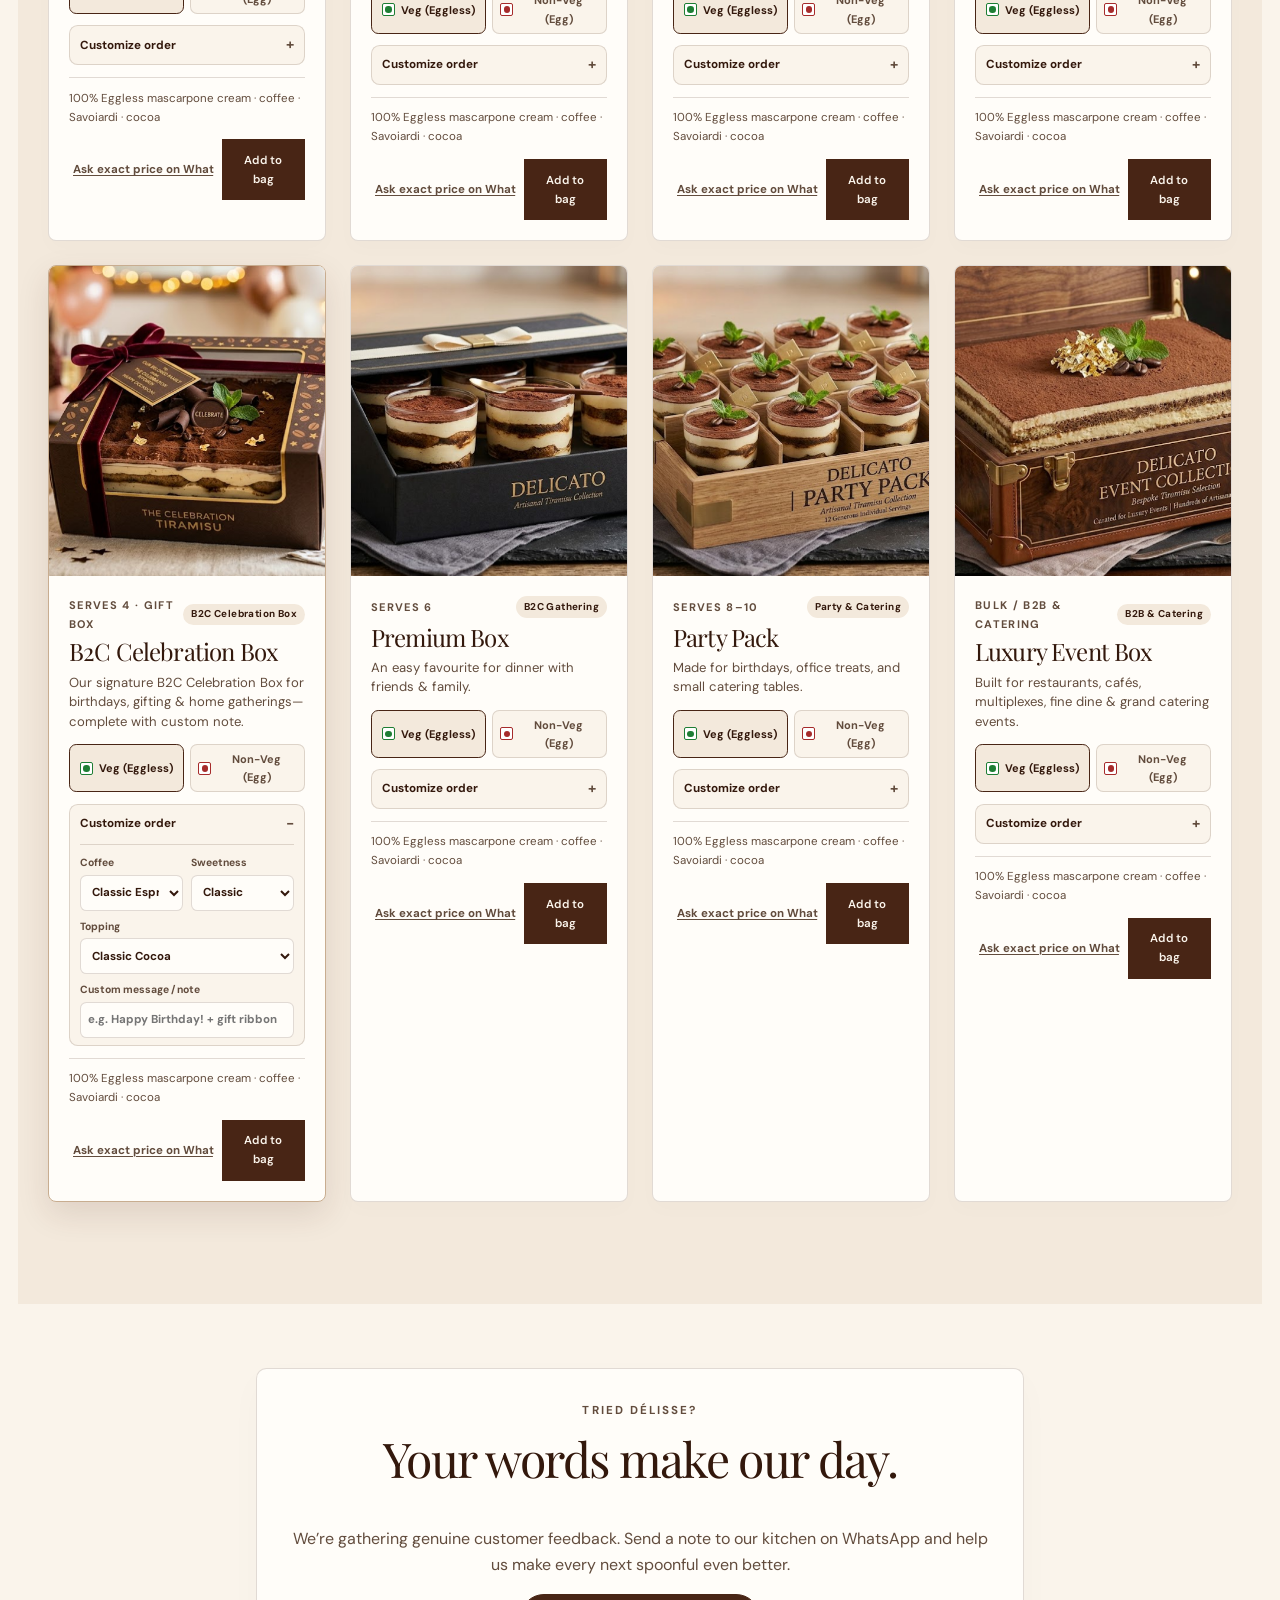
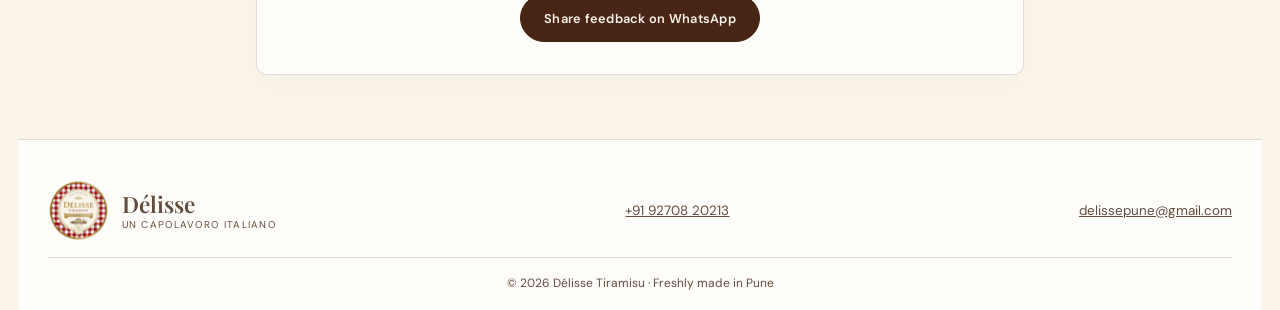
<file: menu.html>
<!doctype html>
<html lang="en" data-theme="day">
<head>
  <meta charset="utf-8">
  <meta name="viewport" content="width=device-width, initial-scale=1">
  <meta name="theme-color" content="#FAF4EB">
  <meta name="description" content="Browse Délisse Tiramisu's classic cups, sharing boxes and celebration sizes. Freshly made in Pune.">
  <title>Our Menu — Délisse Tiramisu</title>
  <link rel="preconnect" href="https://fonts.googleapis.com">
  <link rel="preconnect" href="https://fonts.gstatic.com" crossorigin>
  <link href="https://fonts.googleapis.com/css2?family=DM+Sans:wght@400;500;600;700&family=Playfair+Display:ital,wght@0,400;0,500;0,600;1,400;1,500&display=swap" rel="stylesheet">
  <style>
    :root {
      color-scheme: light;
      --page: #FAF4EB; --surface: #FFFDF9; --soft: #F3E9DC;
      --ink: #33180C; --muted: #624C3D; --cocoa: #482515; --tan: #C8AD90;
      --line: rgba(72,37,21,.16); --shadow: 0 1.5rem 4rem rgba(51,24,12,.1);
      --red: #B4232D; --white: #FFFFFF; --frame: 2.25rem; --header: 4.5rem;
      --pattern: url("data:image/svg+xml,%3Csvg xmlns='http://www.w3.org/2000/svg' width='36' height='36' viewBox='0 0 36 36'%3E%3Cpath fill='%23FFFFFF' d='M0 0h36v36H0z'/%3E%3Cpath fill='%23B4232D' d='M0 0h18v18H0zm18 18h18v18H18z'/%3E%3C/svg%3E");
    }
    html[data-theme="night"] { color-scheme: dark; --page:#1D130F; --surface:#291C16; --soft:#35251C; --ink:#FFF7ED; --muted:#D7C2AE; --cocoa:#F2DFCA; --tan:#B08D6B; --line:rgba(255,247,237,.15); --shadow:0 1.5rem 4rem rgba(0,0,0,.24); }
    * { box-sizing:border-box; }
    html { scroll-behavior:smooth; scroll-padding-top:calc(var(--header) + 1rem); }
    body { margin:0; padding-inline:var(--frame); overflow-x:hidden; background:var(--page); color:var(--ink); font:400 1rem/1.65 "DM Sans",sans-serif; transition:background .3s ease,color .3s ease; }
    body.drawer-open { overflow:hidden; }
    img { display:block; max-width:100%; }
    a { color:inherit; }
    button,input,textarea,select { font:inherit; }
    :focus-visible { outline:3px solid #B54635; outline-offset:3px; }
    .container { width:min(74rem,calc(100% - 3rem)); margin-inline:auto; }
    h1,h2,h3,.wordmark { font-family:"Playfair Display",Georgia,serif; }
    h1,h2,h3,p { margin-top:0; }
    h1 { font-size:clamp(2.8rem,7vw,5.3rem); font-weight:400; letter-spacing:-.05em; line-height:1.04; }
    h2 { font-size:clamp(2rem,4vw,3rem); font-weight:400; line-height:1.12; letter-spacing:-.035em; }
    .eyebrow { margin-bottom:.75rem; color:var(--muted); font-size:.72rem; font-weight:700; letter-spacing:.18em; text-transform:uppercase; }
    .side-ribbon { position:fixed; z-index:25; inset-block:0; width:var(--frame); pointer-events:none; background-color:var(--white); background-image:var(--pattern); background-size:36px 36px; background-position:0 0; transition:background-position .16s linear; will-change:background-position; }
    .side-ribbon.left { left:0; }
    .side-ribbon.right { right:0; }
    .page-loader { position:fixed; z-index:1000; inset:0; display:grid; place-items:center; padding:1.5rem; background:color-mix(in srgb,var(--page) 94%,transparent); backdrop-filter:blur(8px); opacity:1; visibility:visible; transition:opacity .5s ease,visibility .5s ease; }
    .page-loader.hidden { opacity:0; visibility:hidden; pointer-events:none; }
    .loader-content { width:min(20rem,100%); display:grid; justify-items:center; gap:1rem; padding:2rem 1.5rem 1.5rem; border:1px solid var(--line); border-radius:.75rem; background:var(--surface); box-shadow:var(--shadow); text-align:center; }
    .loader-logo { width:5rem; aspect-ratio:1; padding:.25rem; border-radius:50%; background:conic-gradient(from 0deg,var(--red),#fff 25%,var(--red) 50%,#fff 75%,var(--red)); animation:loader-spin 2.4s linear infinite; }
    .loader-logo img { width:100%; height:100%; border:3px solid var(--surface); border-radius:50%; object-fit:cover; animation:loader-counter-spin 2.4s linear infinite; }
    .loader-bar { width:9rem; height:.55rem; overflow:hidden; border-radius:999px; background:var(--soft); }
    .loader-bar::after { display:block; width:42%; height:100%; content:""; border-radius:inherit; background-color:var(--white); background-image:var(--pattern); background-size:1.125rem 1.125rem; animation:loading 1.2s ease-in-out infinite; }
    .loader-label { margin:0; color:var(--ink); font-family:"Playfair Display",Georgia,serif; font-size:1.15rem; }
    .loader-sub-label { margin:-.7rem 0 0; color:var(--muted); font-size:.67rem; font-weight:700; letter-spacing:.15em; text-transform:uppercase; }
    @keyframes loader-spin { to { transform:rotate(1turn); } }
    @keyframes loader-counter-spin { to { transform:rotate(-1turn); } }
    @keyframes loading { from { transform:translateX(-120%); } to { transform:translateX(260%); } }
    .reveal { opacity:0; transform:translateY(22px); transition:opacity .75s ease,transform .75s cubic-bezier(.2,.7,.2,1); }
    .reveal.visible { opacity:1; transform:translateY(0); }
    .header { position:sticky; z-index:20; top:0; border-bottom:1px solid var(--line); background:color-mix(in srgb,var(--page) 93%,transparent); backdrop-filter:blur(16px); }
    .nav { min-height:var(--header); display:flex; align-items:center; justify-content:space-between; gap:1rem; }
    .brand { position:relative; display:flex; min-height:48px; align-items:center; gap:.7rem; padding-left:5rem; text-decoration:none; }
    .header .seal { position:absolute; top:50%; left:0; z-index:1; width:4.6rem; aspect-ratio:1; overflow:hidden; flex:0 0 auto; border:2px solid var(--tan); border-radius:50%; background:#fff; box-shadow:0 .2rem .8rem rgba(51,24,12,.13); transform:translateY(-50%); }
    .seal img { width:100%; height:100%; object-fit:cover; }
    .brand-copy { display:grid; line-height:1.12; }
    .wordmark { font-size:1.4rem; font-weight:600; }
    .tagline { margin-top:.15rem; color:var(--muted); font-size:.62rem; letter-spacing:.13em; text-transform:uppercase; }
    .nav-links,.nav-actions { display:flex; align-items:center; gap:1rem; }
    .nav-links a { min-height:48px; display:inline-flex; align-items:center; color:var(--muted); font-size:.8rem; font-weight:600; text-decoration:none; }
    .nav-links a:hover { color:var(--ink); }
    .button,.icon-button,.menu-toggle { min-height:48px; display:inline-flex; align-items:center; justify-content:center; gap:.45rem; padding:.65rem 1rem; border:1px solid var(--cocoa); border-radius:.25rem; background:var(--cocoa); color:var(--page); cursor:pointer; font-size:.8rem; font-weight:700; text-decoration:none; transition:transform .2s ease,box-shadow .2s ease,background .2s ease; }
    .button:hover,.icon-button:hover,.menu-toggle:hover { transform:translateY(-2px); box-shadow:0 .5rem 1rem rgba(51,24,12,.16); }
    .icon-button,.menu-toggle { min-width:48px; padding:.55rem .85rem; border-color:var(--line); background:var(--surface); color:var(--ink); }
    .menu-toggle { display:none; font-size:1.2rem; }
    .cart-button { position:relative; }
    .cart-count { min-width:1.25rem; height:1.25rem; display:grid; place-items:center; border-radius:50%; background:var(--page); color:var(--cocoa); font-size:.68rem; }
    .mobile-nav { position:fixed; z-index:22; inset:var(--header) 0 auto; display:none; padding:.5rem 1.5rem 1rem; border-bottom:1px solid var(--line); background:var(--page); box-shadow:var(--shadow); }
    .skip-link { position:fixed; z-index:999; top:.75rem; left:.75rem; padding:.8rem 1rem; transform:translateY(-160%); border-radius:.5rem; background:var(--surface); color:var(--ink); }
    .skip-link:focus { transform:translateY(0); }
    .mobile-nav.open { display:grid; }
    .mobile-nav a { min-height:48px; display:flex; align-items:center; border-bottom:1px solid var(--line); color:var(--muted); text-decoration:none; }
    .menu-hero { position:relative; overflow:hidden; padding:clamp(4rem,9vw,7rem) 0 3rem; text-align:center; background:radial-gradient(ellipse at 50% 20%,var(--surface),transparent 68%); }
    .menu-hero h1 { max-width:48rem; margin:.4rem auto 1rem; }
    .menu-hero h1 em { color:var(--muted); }
    .menu-hero p:last-child { max-width:39rem; margin:0 auto; color:var(--muted); }
    .collection { padding:2rem 0 clamp(4rem,8vw,7rem); background:var(--soft); }
    .menu-note { max-width:50rem; margin:0 auto 2rem; padding:.8rem 1rem; border:1px solid var(--line); border-radius:.75rem; color:var(--muted); font-size:.82rem; text-align:center; }
    .product-grid { display:grid; grid-template-columns:repeat(4,minmax(0,1fr)); gap:1rem; }
    .product-card { overflow:hidden; border:1px solid var(--line); border-radius:1rem; background:var(--surface); transition:transform .3s ease,box-shadow .3s ease; }
    .product-card:hover { transform:translateY(-5px); box-shadow:var(--shadow); }
    .product-image { aspect-ratio:4/3; overflow:hidden; background:var(--soft); }
    .product-image img { width:100%; height:100%; object-fit:cover; transition:transform .6s ease; }
    .product-card:hover img { transform:scale(1.045); }
    .product-content { min-height:15rem; display:flex; flex-direction:column; padding:1rem; }
    .format { margin-bottom:.35rem; color:var(--muted); font-size:.69rem; font-weight:700; letter-spacing:.12em; text-transform:uppercase; }
    .product-content h2 { margin-bottom:.45rem; font-size:1.35rem; }
    .product-content p { margin-bottom:.8rem; color:var(--muted); font-size:.82rem; line-height:1.5; }
    .ingredients { margin-top:auto; padding-top:.65rem; border-top:1px solid var(--line); color:var(--muted); font-size:.72rem; }
    .product-bottom { display:flex; align-items:center; justify-content:space-between; gap:.5rem; margin-top:.8rem; }
    .price-link { position:relative; color:var(--muted); font-size:.72rem; font-weight:700; text-underline-offset:.2em; }
    .price-link svg { position:absolute; top:50%; left:50%; width:1.4rem; height:1.4rem; fill:currentColor; opacity:0; transform:translate(-50%,-50%) scale(.8); transition:opacity .2s ease,transform .2s ease; }
    @media (hover:hover) and (pointer:fine) {
      .price-link { display:inline-flex; align-items:center; justify-content:flex-start; width:10.5rem; max-width:100%; height:2.75rem; min-height:44px; padding-inline:.25rem; overflow:hidden; border-radius:999px; white-space:nowrap; transition:color 1.5s ease; }
      .price-link::before { position:absolute; z-index:0; top:50%; left:0; width:2.75rem; height:2.75rem; border-radius:50%; background:#25D366; box-shadow:0 5px 16px rgba(31,122,69,.25); content:""; opacity:0; pointer-events:none; transform:translateY(-50%) scale(.65); transition:opacity 1.5s ease,transform 1.5s cubic-bezier(.22,1,.36,1); }
      .price-link span { position:relative; z-index:1; transition:opacity 1.5s ease,transform 1.5s cubic-bezier(.22,1,.36,1); }
      .price-link svg { z-index:2; left:1.375rem; transition:opacity 1.5s ease,transform 1.5s cubic-bezier(.22,1,.36,1); }
      .price-link:hover,.price-link:focus-visible { color:#fff; text-decoration:none; }
      .price-link:hover::before,.price-link:focus-visible::before { opacity:1; transform:translateY(-50%) scale(1); }
      .price-link:hover span,.price-link:focus-visible span { opacity:0; transform:translateX(-.5rem); }
      .price-link:hover svg,.price-link:focus-visible svg { opacity:1; transform:translate(-50%,-50%) scale(1); }
    }
    .quantity { display:inline-flex; align-items:center; gap:.35rem; }
    .quantity button,.qty button { width:48px; height:48px; display:grid; place-items:center; border:1px solid var(--line); border-radius:50%; background:linear-gradient(145deg,var(--surface),var(--soft)); color:var(--ink); cursor:pointer; box-shadow:0 6px 12px rgba(0,0,0,.16),inset 0 1px 2px rgba(255,255,255,.8),inset 0 -2px 3px rgba(0,0,0,.14); transition:transform .2s cubic-bezier(.23,1,.32,1),box-shadow .2s ease,background .2s ease; }
    .quantity button:hover,.qty button:hover { transform:translateY(-2px); box-shadow:0 8px 16px rgba(0,0,0,.2),inset 0 1px 2px rgba(255,255,255,.8),inset 0 -2px 3px rgba(0,0,0,.14); }
    .quantity button:active,.qty button:active { transform:translateY(2px) scale(.94); background:var(--soft); box-shadow:0 2px 4px rgba(0,0,0,.14),inset 0 4px 8px rgba(0,0,0,.2),inset 0 1px 2px rgba(255,255,255,.65); }
    .quantity output { min-width:1rem; text-align:center; font-weight:700; }
    .feedback { padding:4rem 0; text-align:center; }
    .feedback-card { max-width:48rem; margin:auto; padding:2rem; border:1px solid var(--line); border-radius:1rem; background:var(--surface); box-shadow:var(--shadow); }
    .feedback-card p { color:var(--muted); }
    .footer { padding:2.5rem 0 1rem; border-top:1px solid var(--line); background:var(--surface); }
    .footer-row { display:flex; align-items:center; justify-content:space-between; gap:1rem; flex-wrap:wrap; }
    .footer .seal { position:static; width:3rem; transform:none; }
    .footer a { color:var(--muted); font-size:.84rem; }
    .footer-bottom { margin-top:1rem; padding-top:1rem; border-top:1px solid var(--line); color:var(--muted); font-size:.75rem; text-align:center; }
    .backdrop { position:fixed; z-index:50; inset:0; visibility:hidden; opacity:0; background:rgba(24,13,9,.55); backdrop-filter:blur(3px); transition:opacity .25s ease,visibility .25s ease; }
    .backdrop.open { visibility:visible; opacity:1; }
    .drawer { position:fixed; z-index:51; top:0; right:0; bottom:0; width:min(30rem,100%); display:flex; flex-direction:column; transform:translateX(102%); background:var(--surface); box-shadow:-1rem 0 3rem rgba(0,0,0,.18); transition:transform .32s cubic-bezier(.2,.8,.2,1); }
    .drawer.open { transform:translateX(0); }
    .drawer-head { display:flex; align-items:center; justify-content:space-between; padding:1rem 1.2rem; border-bottom:1px solid var(--line); }
    .drawer-head h2 { margin:0; font-size:1.6rem; }
    .close { width:48px; height:48px; border:1px solid var(--line); border-radius:.25rem; background:transparent; color:var(--ink); cursor:pointer; font-size:1.2rem; }
    .drawer-list { flex:1; overflow:auto; padding:1rem 1.2rem; }
    .empty { padding:3rem 1rem; color:var(--muted); text-align:center; }
    .cart-item { display:grid; grid-template-columns:4.5rem 1fr; gap:.8rem; padding:1rem 0; border-bottom:1px solid var(--line); }
    .cart-item img { width:4.5rem; aspect-ratio:1; object-fit:cover; border-radius:.6rem; }
    .cart-item h3 { margin:0 0 .25rem; font-size:1.1rem; }
    .cart-item small { color:var(--muted); }
    .item-tools { display:flex; align-items:center; flex-wrap:wrap; gap:.5rem; margin-top:.55rem; }
    .item-tools select { min-height:48px; max-width:100%; padding:.4rem .6rem; border:1px solid var(--line); border-radius:.5rem; background:var(--page); color:var(--ink); font-size:.75rem; }
    .qty { display:inline-flex; align-items:center; border:1px solid var(--line); border-radius:.25rem; }
    .qty button { border:0; }
    .qty span { min-width:1.5rem; text-align:center; font-size:.82rem; }
    .drawer-foot { max-height:72vh; overflow-y:auto; padding:1rem 1.2rem 1.3rem; border-top:1px solid var(--line); background:var(--page); }
    .pricing-note { margin:0 0 .4rem; font-weight:700; }
    .fineprint { margin:0 0 .75rem; color:var(--muted); font-size:.72rem; }
    .customer-form { display:grid; gap:.7rem; padding:.8rem; border:1px solid var(--line); border-radius:.75rem; background:var(--surface); }
    .customer-form[hidden] { display:none; }
    .customer-form label { display:grid; gap:.3rem; font-size:.75rem; font-weight:700; }
    .customer-form input,.customer-form textarea { width:100%; min-height:48px; padding:.6rem .7rem; border:1px solid var(--line); border-radius:.55rem; background:var(--page); color:var(--ink); font:inherit; font-size:.82rem; }
    .customer-form textarea { min-height:4rem; resize:vertical; }
    .customer-form .row { display:grid; grid-template-columns:1fr 1fr; gap:.65rem; }
    .customer-form .send { width:100%; }
    .customer-form .send:disabled { opacity:.5; cursor:not-allowed; transform:none; box-shadow:none; }
    .toast { position:fixed; z-index:80; right:1rem; bottom:1rem; max-width:min(24rem,calc(100vw - 2rem)); padding:.85rem 1rem; border-radius:.7rem; background:var(--cocoa); color:var(--page); box-shadow:var(--shadow); font-size:.85rem; }
    .sr-only { position:absolute; width:1px; height:1px; padding:0; margin:-1px; overflow:hidden; clip:rect(0,0,0,0); white-space:nowrap; border:0; }
    @media(max-width:1020px) { .product-grid { grid-template-columns:repeat(2,minmax(0,1fr)); } .nav-links { gap:.45rem; } .nav-links a { font-size:.74rem; } }
    @media(max-width:780px) {
      :root { --header:3.75rem; --frame:2rem; }
      .nav-links { display:none; } .menu-toggle { display:inline-flex; }
      .brand { padding-left:4.2rem; } .header .seal { width:3.9rem; } .wordmark { font-size:1.2rem; }
      .nav { gap:.35rem; } .nav-actions { gap:.3rem; } .icon-button { padding:.55rem; }
      .icon-button .theme-label { display:none; }
    }
    @media(max-width:540px) {
      .container { width:calc(100% - 1.5rem); }
      .side-ribbon { background-size:36px 36px; }
      .brand { gap:.4rem; padding-left:4.2rem; } .header .seal { width:3.9rem; } .wordmark { font-size:1.08rem; } .tagline { display:none; }
      .cart-button { min-width:48px; padding:.55rem; font-size:0; gap:0; }
      .cart-count { font-size:.68rem; }
      .product-grid { gap:.65rem; }
      .product-content { min-height:16rem; padding:.75rem; }
      .product-content h2 { font-size:1.12rem; }
      .product-content p { font-size:.75rem; }
      .product-bottom { align-items:flex-start; flex-direction:column; }
      .product-bottom .quantity,.product-bottom .button { align-self:stretch; }
      .customer-form .row { grid-template-columns:1fr; }
      .feedback-card { padding:1.3rem; }
    }
    @media(max-width:440px) {
      .product-grid { grid-template-columns:minmax(0,1fr); gap:.85rem; }
      .product-content { min-height:0; }
      .product-bottom { align-items:center; flex-direction:row; }
    }
    @media(max-width:360px) {
      .container { width:calc(100% - .5rem); }
    }
    @media(max-width:420px) {
      .header .brand-copy { display:none; }
    }
    @media(max-width:340px) {
      .nav-actions { gap:0; }
    }
    @media(prefers-reduced-motion:reduce) { *,*::before,*::after { scroll-behavior:auto!important; animation-duration:.01ms!important; animation-iteration-count:1!important; transition-duration:.01ms!important; } }
  </style>
  <link rel="stylesheet" href="./premium.css">
  <link rel="stylesheet" href="./studio.css">
</head>
<body>
  <noscript><style>.page-loader{display:none!important}.reveal{opacity:1!important;transform:none!important}</style></noscript>
  <div class="page-loader" id="page-loader" role="status" aria-label="Loading Délisse menu">
    <div class="loader-content">
      <div class="loader-cake" aria-hidden="true"><img src="./tiramisu-doodle.svg" alt="" width="108" height="108"></div>
      <span class="loader-caption">A little sweetness</span>
      <span class="loader-subcaption">Fresh from our kitchen</span>
      <div class="coffee-track" role="progressbar" aria-label="Preparing your visit" aria-valuemin="0" aria-valuemax="100" aria-valuenow="0"><span class="coffee-fill"></span></div>
      <span class="loader-percent" aria-hidden="true">00%</span>
    </div>
  </div>
  <span class="side-ribbon left" aria-hidden="true"></span><span class="side-ribbon right" aria-hidden="true"></span>
  <a class="skip-link" href="#main">Skip to content</a>
  <header class="header">
    <div class="container nav">
      <a class="brand" href="./index.html" aria-label="Délisse Tiramisu home"><span class="seal"><img src="./logo.jpg" alt="Délisse lid logo" width="1024" height="1024"></span><span class="brand-copy"><span class="wordmark">Délisse</span><span class="tagline">Tiramisu · Pune &amp; PCMC</span></span></a>
      <nav class="nav-links" aria-label="Main navigation"><a href="./index.html#story">Story</a><a href="#menu-list" aria-current="page">Menu</a><a href="./index.html#b2b">B2B &amp; Catering</a><a href="./index.html#gallery">Gallery</a><a href="./index.html#craft">About</a><a href="./index.html#reviews">Reviews</a><a href="./index.html#contact">Contact</a></nav>
      <div class="nav-actions">
        <button class="icon-button" id="theme-toggle" type="button" aria-label="Switch to night mode" aria-pressed="false">☾ <span class="theme-label">Night</span></button>
        <button class="button cart-button" id="open-cart" type="button" aria-label="Open bag, 0 items">Bag <span class="cart-count" id="cart-count">0</span></button>
        <button class="menu-toggle" id="menu-toggle" type="button" aria-label="Open navigation menu" aria-expanded="false" aria-controls="mobile-nav">☰</button>
      </div>
    </div>
    <nav class="mobile-nav" id="mobile-nav" aria-label="Mobile navigation">
      <a href="./index.html#story">Our story</a><a href="#menu-list">Menu</a><a href="./index.html#b2b">B2B &amp; Catering</a><a href="./index.html#gallery">Gallery</a><a href="./index.html#craft">About our craft</a><a href="./index.html#reviews">Reviews</a><a href="./index.html#contact">Contact</a>
    </nav>
  </header>
  <main id="main">
    <section class="menu-hero">
      <div class="container reveal">
        <p class="eyebrow">The Délisse collection</p>
        <h1>A size for every<br><em>sweet occasion.</em></h1>
        <p>Fresh Veg (Eggless) &amp; Classic (Non-Veg) tiramisu, customisable to your taste—from tasting bites and B2C Celebration Boxes to B2B hospitality &amp; catering across Pune, PCMC, and surrounding towns.</p>
      </div>
    </section>
    <section class="collection" id="menu-list" aria-labelledby="collection-title">
      <div class="container">
        <h2 class="sr-only" id="collection-title">Our tiramisu menu</h2>
        <div class="b2c-spotlight reveal" id="b2c-celebration">
          <div class="b2c-spotlight-copy">
            <span class="b2c-pill">B2C Celebration Box · Customisable Gift Edition</span>
            <h2>Made for home celebrations, birthdays &amp; thoughtful gifting.</h2>
            <p>Our signature <strong>B2C Celebration Box</strong> comes in <strong>Veg (Eggless)</strong> or <strong>Non-Veg (Classic)</strong>, with customisable espresso strength, sweetness, cocoa/chocolate finish, and a personalised occasion message card.</p>
            <div class="b2c-spotlight-actions">
              <button class="button" type="button" id="customize-b2c-btn">Customize B2C Celebration Box</button>
              <a class="price-link b2c-wa-link" href="https://wa.me/919270820213?text=Hello%20D%C3%A9lisse!%20I%27d%20like%20to%20enquire%20about%20a%20custom%20B2C%20Celebration%20Box%20and%20catering%20options." target="_blank" rel="noopener noreferrer"><span>Enquire on WhatsApp</span><svg viewBox="0 0 32 32" aria-hidden="true"><path d="M16.04 3C8.86 3 3.02 8.76 3.02 15.84c0 2.27.6 4.49 1.75 6.43L3 29l6.96-1.77a13.08 13.08 0 0 0 6.08 1.5h.01C23.22 28.73 29 22.96 29 15.88S23.22 3 16.04 3Zm7.7 18.22c-.33.91-1.92 1.74-2.68 1.85-.68.1-1.55.15-2.5-.15-.58-.18-1.33-.43-2.28-.84-4.01-1.73-6.62-5.75-6.82-6.02-.2-.27-1.63-2.17-1.63-4.14 0-1.96 1.03-2.93 1.39-3.33.36-.4.79-.5 1.06-.5h.76c.24.01.57-.09.89.68.33.79 1.12 2.75 1.22 2.95.1.2.16.43.03.7-.13.26-.2.43-.39.66-.2.23-.41.51-.59.68-.2.2-.4.41-.17.8.23.39 1.02 1.68 2.19 2.72 1.51 1.34 2.78 1.76 3.17 1.96.39.2.62.16.85-.1.23-.26 1-1.16 1.26-1.56.26-.39.53-.33.89-.2.36.13 2.28 1.08 2.67 1.28.39.2.65.29.75.46.1.17.1.99-.23 1.9Z"/></svg></a>
            </div>
          </div>
          <div class="b2c-spotlight-media"><img src="./celebration box.jpg" alt="Délisse B2C Celebration Box" loading="lazy" width="800" height="600"></div>
        </div>
        <p class="menu-note reveal">Select <strong>Veg (Eggless)</strong> or <strong>Non-Veg (Classic)</strong>, customise your espresso, sweetness, topping, or box note, and add to bag. Delivery charges depend on location (mostly across <strong>Pune, PCMC</strong>, and surrounding towns in the Pune region).</p>
        <div class="menu-toolbar reveal" role="region" aria-label="Menu dietary and collection filters">
          <div class="filter-group" role="group" aria-label="Filter menu">
            <button type="button" class="filter-pill is-active" data-filter="all" aria-pressed="true">All formats</button>
            <button type="button" class="filter-pill" data-filter="veg" aria-pressed="false"><span class="diet-mark veg" aria-hidden="true"></span>Veg (Eggless) view</button>
            <button type="button" class="filter-pill" data-filter="non-veg" aria-pressed="false"><span class="diet-mark non-veg" aria-hidden="true"></span>Non-Veg (Classic) view</button>
            <button type="button" class="filter-pill" data-filter="b2c" aria-pressed="false">B2C Celebration Boxes</button>
            <button type="button" class="filter-pill" data-filter="b2b" aria-pressed="false">B2B / Events</button>
          </div>
          <div class="b2b-inline-note">Supplying Restaurants, Cafés, Multiplexes, Fine Dine &amp; Catering — <a href="./index.html#b2b">Connect with us ↗</a></div>
        </div>
        <div class="product-grid" id="product-grid" aria-live="polite"></div>
      </div>
    </section>
    <section class="feedback">
      <div class="container">
        <div class="feedback-card reveal">
          <p class="eyebrow">Tried Délisse?</p>
          <h2>Your words make our day.</h2>
          <p>We’re gathering genuine customer feedback. Send a note to our kitchen on WhatsApp and help us make every next spoonful even better.</p>
          <a class="button" href="https://wa.me/919270820213?text=Hello%20D%C3%A9lisse!%20I%27d%20love%20to%20share%20feedback%20about%20my%20tiramisu%20order." target="_blank" rel="noopener noreferrer">Share feedback on WhatsApp</a>
        </div>
      </div>
    </section>
  </main>
  <footer class="footer">
    <div class="container">
      <div class="footer-row">
        <a class="brand" href="./index.html"><span class="seal"><img src="./logo.jpg" alt="" loading="lazy" width="1024" height="1024"></span><span class="brand-copy"><span class="wordmark">Délisse</span><span class="tagline">Un Capolavoro Italiano</span></span></a>
        <a href="tel:+919270820213">+91 92708 20213</a>
        <a href="mailto:delissepune@gmail.com">delissepune@gmail.com</a>
      </div>
      <div class="footer-bottom">© <span id="year"></span> Délisse Tiramisu · Freshly made in Pune</div>
    </div>
  </footer>
  <div class="backdrop" id="backdrop"></div>
  <aside role="dialog" aria-modal="true" class="drawer" id="drawer" aria-label="Your order" aria-hidden="true" inert>
    <div class="drawer-head"><h2>Your order</h2><button class="close" id="close-drawer" type="button" aria-label="Close bag">×</button></div>
    <div class="drawer-list" id="drawer-list"></div>
    <div class="drawer-foot">
      <p class="pricing-note">Exact pricing is confirmed on WhatsApp.</p>
      <p class="fineprint">Delivery charges depend on your exact location (Pune, PCMC &amp; surrounding region). Availability and order timing are confirmed directly. No payment is taken on this page.</p>
      <form class="customer-form" id="customer-form" hidden>
        <div class="row">
          <label for="customer-name">Your name<input id="customer-name" name="name" autocomplete="name" placeholder="Name" required></label>
          <label for="customer-phone">Mobile number<input id="customer-phone" name="phone" type="tel" inputmode="numeric" autocomplete="tel" minlength="10" maxlength="15" pattern="[0-9]{10,15}" placeholder="10-digit number" required></label>
        </div>
        <div class="row">
          <label for="customer-order-type">Order type
            <select id="customer-order-type" name="orderType">
              <option value="B2C Personal / Home Order">B2C Personal / Home Order</option>
              <option value="B2C Celebration Box / Gifting">B2C Celebration Box / Gifting</option>
              <option value="Catering / Event Enquiry">Catering / Event Enquiry</option>
              <option value="B2B (Restaurant / Café / Multiplex / Fine Dine)">B2B (Restaurant / Café / Multiplex / Fine Dine)</option>
            </select>
          </label>
          <label for="customer-region">Delivery region
            <select id="customer-region" name="region" required>
              <option value="Pune City">Pune City</option>
              <option value="PCMC (Pimpri-Chinchwad)">PCMC (Pimpri-Chinchwad)</option>
              <option value="Surrounding Pune Region (Hinjewadi / Wakad / Chakan / Wagholi / Talegaon)">Nearby Pune Region (Hinjewadi / Wakad / Chakan / Wagholi / Talegaon)</option>
            </select>
          </label>
        </div>
        <fieldset class="address-fields">
          <legend>Delivery address</legend>
          <label class="full" for="customer-building">Flat / house number &amp; building<input id="customer-building" name="building" autocomplete="address-line1" maxlength="160" placeholder="Flat 12, Rosewood Apartments" required></label>
          <label class="full" for="customer-area">Street / area / locality<input id="customer-area" name="area" autocomplete="address-line2" maxlength="160" placeholder="Baner, Koregaon Park, Pimpri, Wakad..." required></label>
          <label class="full" for="customer-landmark">Landmark (optional)<input id="customer-landmark" name="landmark" maxlength="120" placeholder="Near a well-known place"></label>
          <label for="customer-city">City / town in Pune &amp; PCMC region
            <input id="customer-city" name="city" list="pune-region-cities" autocomplete="address-level2" maxlength="80" placeholder="Pune / PCMC / Hinjewadi..." required>
            <datalist id="pune-region-cities">
              <option value="Pune"></option>
              <option value="Pimpri-Chinchwad (PCMC)"></option>
              <option value="Pimpri"></option>
              <option value="Chinchwad"></option>
              <option value="Nigdi"></option>
              <option value="Akurdi"></option>
              <option value="Wakad"></option>
              <option value="Hinjewadi"></option>
              <option value="Baner"></option>
              <option value="Kothrud"></option>
              <option value="Kharadi"></option>
              <option value="Viman Nagar"></option>
              <option value="Hadapsar"></option>
              <option value="Wagholi"></option>
              <option value="Chakan"></option>
              <option value="Talegaon Dabhade"></option>
              <option value="Ravet"></option>
            </datalist>
          </label>
          <label for="customer-state">State / union territory<select id="customer-state" name="state" autocomplete="address-level1" required><option value="">Select state / UT</option></select></label>
          <label for="customer-pin">PIN code<input id="customer-pin" name="pin" autocomplete="postal-code" inputmode="numeric" pattern="[1-9][0-9]{5}" maxlength="6" minlength="6" placeholder="6-digit PIN" required></label>
          <label for="customer-address-type">Address type<select id="customer-address-type" name="addressType"><option>Home</option><option>Work</option><option>Restaurant / Café / Venue</option><option>Other</option></select></label>
          <p class="form-help full">Delivery charges depend on your location. We primarily deliver across Pune, PCMC (Pimpri-Chinchwad), and nearby towns &amp; cities in the Pune region.</p>
        </fieldset>
        <div class="address-preview" id="address-preview" aria-live="polite">Your delivery address will appear here.</div>
        <label for="customer-notes">Preferred date or notes (optional)<input id="customer-notes" name="notes" placeholder="Date, time, or order notes"></label>
        <button class="button send" id="send-order" type="submit" disabled>Send order on WhatsApp</button>
      </form>
    </div>
  </aside>
  <div id="toast" aria-live="polite" aria-atomic="true"></div>
  <a class="whatsapp-float whatsapp-float-menu" href="https://wa.me/919270820213?text=Hello%20D%C3%A9lisse!%20I%27d%20like%20to%20place%20an%20order." target="_blank" rel="noopener noreferrer" aria-label="Chat with Délisse on WhatsApp">
    <svg viewBox="0 0 32 32" aria-hidden="true">
      <path d="M16.04 3C8.86 3 3.02 8.76 3.02 15.84c0 2.27.6 4.49 1.75 6.43L3 29l6.96-1.77a13.08 13.08 0 0 0 6.08 1.5h.01C23.22 28.73 29 22.96 29 15.88S23.22 3 16.04 3Zm7.7 18.22c-.33.91-1.92 1.74-2.68 1.85-.68.1-1.55.15-2.5-.15-.58-.18-1.33-.43-2.28-.84-4.01-1.73-6.62-5.75-6.82-6.02-.2-.27-1.63-2.17-1.63-4.14 0-1.96 1.03-2.93 1.39-3.33.36-.4.79-.5 1.06-.5h.76c.24.01.57-.09.89.68.33.79 1.12 2.75 1.22 2.95.1.2.16.43.03.7-.13.26-.2.43-.39.66-.2.23-.41.51-.59.68-.2.2-.4.41-.17.8.23.39 1.02 1.68 2.19 2.72 1.51 1.34 2.78 1.76 3.17 1.96.39.2.62.16.85-.1.23-.26 1-1.16 1.26-1.56.26-.39.53-.33.89-.2.36.13 2.28 1.08 2.67 1.28.39.2.65.29.75.46.1.17.1.99-.23 1.9Z"/>
    </svg>
  </a>
  <script src="./order-utils.js"></script>
  <script>
    const products = [
      {id:1,name:"Mini Bite",size:"Tasting size",tag:"B2C · Tasting",groups:["all","veg","non-veg"],desc:"A little taste for a little sweet craving.",img:"./mini bite.jpg"},
      {id:2,name:"Classic Cup",size:"Serves 1",tag:"B2C & Café",groups:["all","veg","non-veg","b2b"],desc:"A classic, individual spoonful of comfort.",img:"./classic cup.jpg"},
      {id:3,name:"Double Delight",size:"Serves 1–2",tag:"B2C Favourite",groups:["all","veg","non-veg"],desc:"A generous little treat, just right to share.",img:"./double delight.jpg"},
      {id:4,name:"Family Treat",size:"Serves 2–3",tag:"B2C Family",groups:["all","veg","non-veg","b2c"],desc:"Bring a little something special to the table.",img:"./family treat.jpg"},
      {id:5,name:"B2C Celebration Box",size:"Serves 4 · Gift Box",tag:"B2C Celebration Box",groups:["all","veg","non-veg","b2c"],desc:"Our signature B2C Celebration Box for birthdays, gifting & home gatherings—complete with custom note.",img:"./celebration box.jpg"},
      {id:6,name:"Premium Box",size:"Serves 6",tag:"B2C Gathering",groups:["all","veg","non-veg","b2c"],desc:"An easy favourite for dinner with friends & family.",img:"./premium box.jpg"},
      {id:7,name:"Party Pack",size:"Serves 8–10",tag:"Party & Catering",groups:["all","veg","non-veg","b2c","b2b"],desc:"Made for birthdays, office treats, and small catering tables.",img:"./party pack.jpg"},
      {id:8,name:"Luxury Event Box",size:"Bulk / B2B & Catering",tag:"B2B & Catering",groups:["all","veg","non-veg","b2b"],desc:"Built for restaurants, cafés, multiplexes, fine dine & grand catering events.",img:"./luxury event box.jpg"}
    ];
    const DIETARY_OPTIONS = ["Veg (Eggless)", "Non-Veg (Classic)"];
    const COFFEE_OPTIONS = ["Classic Espresso", "Bold Espresso", "Mild Coffee"];
    const SWEETNESS_OPTIONS = ["Classic", "Less Sweet"];
    const TOPPING_OPTIONS = ["Classic Cocoa", "Dark Choco Curls", "Hazelnut Dust"];
    const DEFAULT_CONFIG = () => ({
      dietary: "Veg (Eggless)",
      coffee: "Classic Espresso",
      sweetness: "Classic",
      topping: "Classic Cocoa",
      customNote: ""
    });

    const cardConfigs = new Map(products.map(p => [p.id, DEFAULT_CONFIG()]));
    let activeFilter = "all";
    const cart = new Map();
    const grid = document.getElementById("product-grid");
    const drawer = document.getElementById("drawer");
    const backdrop = document.getElementById("backdrop");
    const drawerList = document.getElementById("drawer-list");
    const form = document.getElementById("customer-form");
    const sendOrder = document.getElementById("send-order");
    let lastFocus = null;
    let toastTimer;

    function esc(text) {
      return String(text ?? "").replace(/[&<>"']/g, ch => ({ "&":"&amp;", "<":"&lt;", ">":"&gt;", '"':"&quot;", "'":"&#39;" }[ch]));
    }
    function makeItemKey(productId, cfg) {
      return [productId, cfg.dietary, cfg.coffee, cfg.sweetness, cfg.topping, (cfg.customNote || "").trim()].join("|");
    }
    function formatCustomSummary(cfg) {
      const base = `${cfg.coffee} · ${cfg.sweetness} · ${cfg.topping}`;
      return cfg.customNote && cfg.customNote.trim() ? `${base} · Note: "${cfg.customNote.trim()}"` : base;
    }

    function renderProducts() {
      const visibleProducts = products.filter(p => activeFilter === "all" || p.groups.includes(activeFilter));
      grid.innerHTML = visibleProducts.map(product => {
        const cfg = cardConfigs.get(product.id) || DEFAULT_CONFIG();
        const isVeg = cfg.dietary === "Veg (Eggless)";
        const isB2CBox = product.id === 5;
        return `<article class="product-card reveal visible${isB2CBox ? " is-featured-b2c" : ""}" id="product-card-${product.id}" data-product-id="${product.id}">
        <div class="product-image"><img src="${product.img}" alt="${esc(product.name)} tiramisu" loading="lazy" width="800" height="600"></div>
        <div class="product-content">
          <div class="card-meta-row"><span class="format">${esc(product.size)}</span><span class="card-tag">${esc(product.tag)}</span></div>
          <h2>${esc(product.name)}</h2><p>${esc(product.desc)}</p>
          <div class="diet-switch" role="group" aria-label="Dietary preference for ${esc(product.name)}">
            ${DIETARY_OPTIONS.map(opt => {
              const active = cfg.dietary === opt;
              const vegCls = opt.startsWith("Veg") ? "veg" : "non-veg";
              const shortLabel = opt.startsWith("Veg") ? "Veg (Eggless)" : "Non-Veg (Egg)";
              return `<button type="button" class="diet-pill${active ? " is-active" : ""}" data-diet-card="${product.id}" data-diet-val="${esc(opt)}" aria-pressed="${active}"><span class="diet-mark ${vegCls}" aria-hidden="true"></span>${shortLabel}</button>`;
            }).join("")}
          </div>
          <details class="customize-box" data-customize-box="${product.id}"${isB2CBox ? " open" : ""}>
            <summary>Customize order</summary>
            <div class="customize-grid">
              <label>Coffee<select data-cfg="${product.id}" data-field="coffee">${COFFEE_OPTIONS.map(o => `<option value="${esc(o)}"${cfg.coffee===o?" selected":""}>${esc(o)}</option>`).join("")}</select></label>
              <label>Sweetness<select data-cfg="${product.id}" data-field="sweetness">${SWEETNESS_OPTIONS.map(o => `<option value="${esc(o)}"${cfg.sweetness===o?" selected":""}>${esc(o)}</option>`).join("")}</select></label>
              <label class="full">Topping<select data-cfg="${product.id}" data-field="topping">${TOPPING_OPTIONS.map(o => `<option value="${esc(o)}"${cfg.topping===o?" selected":""}>${esc(o)}</option>`).join("")}</select></label>
              <label class="full">Custom message / note<input type="text" maxlength="80" data-cfg="${product.id}" data-field="customNote" value="${esc(cfg.customNote)}" placeholder="${isB2CBox ? "e.g. Happy Birthday! + gift ribbon" : "Optional box message or preference"}"></label>
            </div>
          </details>
          <div class="ingredients">${isVeg ? "100% Eggless" : "Classic Egg"} mascarpone cream · coffee · Savoiardi · cocoa</div>
          <div class="product-bottom"><a class="price-link" href="https://wa.me/919270820213?text=${encodeURIComponent(`Hello Délisse! Could you please share the exact price for ${product.name} (${product.size}, ${cfg.dietary})?`)}" target="_blank" rel="noopener noreferrer" aria-label="Ask exact price for ${esc(product.name)} on WhatsApp"><span>Ask exact price on WhatsApp</span><svg viewBox="0 0 32 32" aria-hidden="true"><path d="M16.04 3C8.86 3 3.02 8.76 3.02 15.84c0 2.27.6 4.49 1.75 6.43L3 29l6.96-1.77a13.08 13.08 0 0 0 6.08 1.5h.01C23.22 28.73 29 22.96 29 15.88S23.22 3 16.04 3Zm7.7 18.22c-.33.91-1.92 1.74-2.68 1.85-.68.1-1.55.15-2.5-.15-.58-.18-1.33-.43-2.28-.84-4.01-1.73-6.62-5.75-6.82-6.02-.2-.27-1.63-2.17-1.63-4.14 0-1.96 1.03-2.93 1.39-3.33.36-.4.79-.5 1.06-.5h.76c.24.01.57-.09.89.68.33.79 1.12 2.75 1.22 2.95.1.2.16.43.03.7-.13.26-.2.43-.39.66-.2.23-.41.51-.59.68-.2.2-.4.41-.17.8.23.39 1.02 1.68 2.19 2.72 1.51 1.34 2.78 1.76 3.17 1.96.39.2.62.16.85-.1.23-.26 1-1.16 1.26-1.56.26-.39.53-.33.89-.2.36.13 2.28 1.08 2.67 1.28.39.2.65.29.75.46.1.17.1.99-.23 1.9Z"/></svg></a><div id="action-${product.id}"></div></div>
        </div></article>`;
      }).join("");
      renderActions();
    }
    function renderActions() {
      products.forEach(product => {
        const host = document.getElementById(`action-${product.id}`);
        if (!host) return;
        const cfg = cardConfigs.get(product.id) || DEFAULT_CONFIG();
        const key = makeItemKey(product.id, cfg);
        const quantity = cart.get(key)?.quantity ?? 0;
        host.innerHTML = quantity ? `<div class="quantity" aria-label="${esc(product.name)} quantity">
          <button type="button" data-card-key="${esc(key)}" data-change="-1" aria-label="Remove one ${esc(product.name)}">−</button>
          <output aria-live="polite">${quantity}</output>
          <button type="button" data-card-key="${esc(key)}" data-change="1" aria-label="Add one ${esc(product.name)}">+</button>
        </div>` : `<button class="button" type="button" data-add="${product.id}" aria-label="Add ${esc(product.name)} to bag">Add to bag</button>`;
      });
    }
    function notify(text) {
      const region = document.getElementById("toast");
      region.innerHTML = "";
      const toast = document.createElement("div");
      toast.className = "toast";
      toast.textContent = text;
      region.append(toast);
      clearTimeout(toastTimer);
      toastTimer = setTimeout(() => toast.remove(), 2600);
    }
    function renderCart() {
      const count = [...cart.values()].reduce((sum,item) => sum + item.quantity,0);
      document.getElementById("cart-count").textContent = count;
      document.getElementById("open-cart").setAttribute("aria-label",`Open bag, ${count} ${count===1?"item":"items"}`);
      renderActions();
      if (!cart.size) {
        drawerList.innerHTML = '<div class="empty"><p>Your bag is waiting for something lovely.</p><a class="button" href="#menu-list" data-close>Browse the menu</a></div>';
        form.hidden = true;
        sendOrder.disabled = true;
        return;
      }
      form.hidden = false;
      drawerList.innerHTML = [...cart.entries()].map(([key,item]) => {
        const vegCls = item.dietary && item.dietary.startsWith("Veg") ? "veg" : "non-veg";
        return `<article class="cart-item" data-cart-key="${esc(key)}">
        <img src="${item.product.img}" alt="" width="160" height="160"><div>
        <div class="cart-item-title"><h3>${esc(item.product.name)}</h3><span class="cart-diet-badge"><span class="diet-mark ${vegCls}" aria-hidden="true"></span>${esc(item.dietary)}</span></div>
        <small>${esc(item.product.size)} · ${esc(formatCustomSummary(item))}</small>
        <div class="item-tools">
          <label class="sr-only" for="size-${esc(key)}">Change serving size for ${esc(item.product.name)}</label>
          <select id="size-${esc(key)}" data-cart-field="productId" data-key="${esc(key)}" aria-label="Serving size for ${esc(item.product.name)}">
            ${products.map(product=>`<option value="${product.id}" ${product.id===item.product.id?"selected":""}>${esc(product.name)} · ${esc(product.size)}</option>`).join("")}
          </select>
          <select data-cart-field="dietary" data-key="${esc(key)}" aria-label="Dietary option for ${esc(item.product.name)}">
            ${DIETARY_OPTIONS.map(o=>`<option value="${esc(o)}"${item.dietary===o?" selected":""}>${esc(o)}</option>`).join("")}
          </select>
          <select data-cart-field="coffee" data-key="${esc(key)}" aria-label="Coffee strength for ${esc(item.product.name)}">
            ${COFFEE_OPTIONS.map(o=>`<option value="${esc(o)}"${item.coffee===o?" selected":""}>${esc(o)}</option>`).join("")}
          </select>
          <select data-cart-field="sweetness" data-key="${esc(key)}" aria-label="Sweetness for ${esc(item.product.name)}">
            ${SWEETNESS_OPTIONS.map(o=>`<option value="${esc(o)}"${item.sweetness===o?" selected":""}>${esc(o)}</option>`).join("")}
          </select>
          <select data-cart-field="topping" data-key="${esc(key)}" aria-label="Topping for ${esc(item.product.name)}">
            ${TOPPING_OPTIONS.map(o=>`<option value="${esc(o)}"${item.topping===o?" selected":""}>${esc(o)}</option>`).join("")}
          </select>
          <input class="cart-note-input" type="text" maxlength="80" data-cart-field="customNote" data-key="${esc(key)}" value="${esc(item.customNote || "")}" placeholder="Box note (optional)" aria-label="Custom note for ${esc(item.product.name)}">
          <span class="qty"><button type="button" data-qty="${esc(key)}" data-change="-1" aria-label="Remove one ${esc(item.product.name)}">−</button><span>${item.quantity}</span><button type="button" data-qty="${esc(key)}" data-change="1" aria-label="Add one ${esc(item.product.name)}">+</button></span>
        </div></div></article>`;
      }).join("");
      sendOrder.disabled = !form.checkValidity();
    }
    function addProductToBag(productId) {
      const product = products.find(item => item.id === productId);
      if (!product) return;
      const cfg = { ...(cardConfigs.get(productId) || DEFAULT_CONFIG()) };
      const key = makeItemKey(productId, cfg);
      const existing = cart.get(key);
      const nextQty = Math.min(99, (existing?.quantity ?? 0) + 1);
      if (existing && nextQty === existing.quantity) { notify("Maximum quantity is 99 per item."); return; }
      cart.set(key, { product, quantity: nextQty, ...cfg });
      renderCart();
      notify(`${product.name} (${cfg.dietary}) added to your bag.`);
    }
    function setKeyQuantity(key, delta) {
      const existing = cart.get(key);
      if (!existing) return;
      const quantity = Math.min(99, existing.quantity + delta);
      if (quantity === existing.quantity && delta > 0) { notify("Maximum quantity is 99 per item."); return; }
      if (quantity <= 0) cart.delete(key);
      else cart.set(key, { ...existing, quantity });
      renderCart();
      notify(delta > 0 ? `${existing.product.name} added to your bag.` : `${existing.product.name} updated.`);
    }
    function openDrawer() {
      lastFocus = document.activeElement;
      drawer.classList.add("open"); backdrop.classList.add("open");
      document.body.classList.add("drawer-open");
      drawer.setAttribute("aria-hidden","false"); drawer.inert=false;
      document.getElementById("close-drawer").focus();
    }
    function closeDrawer() {
      drawer.classList.remove("open"); backdrop.classList.remove("open");
      document.body.classList.remove("drawer-open");
      drawer.setAttribute("aria-hidden","true"); drawer.inert=true;
      if (lastFocus instanceof HTMLElement) lastFocus.focus();
    }

    document.querySelectorAll("[data-filter]").forEach(btn => {
      btn.addEventListener("click", () => {
        activeFilter = btn.dataset.filter;
        document.querySelectorAll("[data-filter]").forEach(b => {
          const on = b === btn;
          b.classList.toggle("is-active", on);
          b.setAttribute("aria-pressed", String(on));
        });
        if (activeFilter === "veg" || activeFilter === "non-veg") {
          const chosen = activeFilter === "veg" ? "Veg (Eggless)" : "Non-Veg (Classic)";
          cardConfigs.forEach(cfg => { cfg.dietary = chosen; });
        }
        renderProducts();
      });
    });

    document.getElementById("customize-b2c-btn")?.addEventListener("click", () => {
      if (activeFilter !== "all" && activeFilter !== "b2c") {
        activeFilter = "all";
        document.querySelectorAll("[data-filter]").forEach(b => {
          const on = b.dataset.filter === "all";
          b.classList.toggle("is-active", on);
          b.setAttribute("aria-pressed", String(on));
        });
        renderProducts();
      }
      const card = document.getElementById("product-card-5");
      const box = card?.querySelector("[data-customize-box='5']");
      if (box) box.open = true;
      card?.scrollIntoView({ behavior: "smooth", block: "center" });
      card?.querySelector("input[data-field='customNote']")?.focus({ preventScroll: true });
    });

    grid.addEventListener("click", event => {
      const dietBtn = event.target.closest("[data-diet-card]");
      if (dietBtn) {
        const pid = Number(dietBtn.dataset.dietCard);
        const cfg = cardConfigs.get(pid) || DEFAULT_CONFIG();
        cfg.dietary = dietBtn.dataset.dietVal;
        cardConfigs.set(pid, cfg);
        const card = document.getElementById(`product-card-${pid}`);
        card?.querySelectorAll("[data-diet-card]").forEach(b => {
          const active = b.dataset.dietVal === cfg.dietary;
          b.classList.toggle("is-active", active);
          b.setAttribute("aria-pressed", String(active));
        });
        const ing = card?.querySelector(".ingredients");
        if (ing) ing.textContent = `${cfg.dietary.startsWith("Veg") ? "100% Eggless" : "Classic Egg"} mascarpone cream · coffee · Savoiardi · cocoa`;
        renderActions();
        return;
      }
      const add = event.target.closest("[data-add]");
      const change = event.target.closest("[data-card-key]");
      if (add) addProductToBag(Number(add.dataset.add));
      else if (change) setKeyQuantity(change.dataset.cardKey, Number(change.dataset.change));
    });

    const syncCardField = event => {
      const el = event.target.closest("[data-cfg]");
      if (!el) return;
      const pid = Number(el.dataset.cfg);
      const cfg = cardConfigs.get(pid) || DEFAULT_CONFIG();
      cfg[el.dataset.field] = el.value;
      cardConfigs.set(pid, cfg);
      renderActions();
    };
    grid.addEventListener("change", syncCardField);
    grid.addEventListener("input", syncCardField);

    drawerList.addEventListener("click", event => {
      if (event.target.closest("[data-close]")) { closeDrawer(); return; }
      const button = event.target.closest("[data-qty]");
      if (button) setKeyQuantity(button.dataset.qty, Number(button.dataset.change));
    });
    const updateCartField = event => {
      const el = event.target.closest("[data-cart-field]");
      if (!el) return;
      const oldKey = el.dataset.key;
      const existing = cart.get(oldKey);
      if (!existing) return;
      const field = el.dataset.cartField;
      const updated = { ...existing };
      if (field === "productId") {
        const nextProd = products.find(p => p.id === Number(el.value));
        if (!nextProd) return;
        updated.product = nextProd;
      } else {
        updated[field] = el.value;
      }
      const newKey = makeItemKey(updated.product.id, updated);
      if (newKey === oldKey) {
        cart.set(oldKey, updated);
        return;
      }
      cart.delete(oldKey);
      const mergeTarget = cart.get(newKey);
      cart.set(newKey, { ...updated, quantity: Math.min(99, updated.quantity + (mergeTarget?.quantity ?? 0)) });
      renderCart();
      document.dispatchEvent(new CustomEvent("delisse-bag-updated"));
    };
    drawerList.addEventListener("change", updateCartField);

    form.addEventListener("input",()=>{ sendOrder.disabled=!cart.size||!form.checkValidity(); });
    form.addEventListener("submit",event=>{
      event.preventDefault();
      if (!cart.size||!form.reportValidity()) return;
      const data=new FormData(form);
      const message=window.DelisseOrder.buildMessage([...cart.values()],Object.fromEntries(data));
      window.location.assign(`https://wa.me/919270820213?text=${encodeURIComponent(message)}`);
    });
    document.getElementById("open-cart").addEventListener("click",openDrawer);
    document.getElementById("close-drawer").addEventListener("click",closeDrawer);
    backdrop.addEventListener("click",closeDrawer);
    document.addEventListener("keydown",event=>{
      if (event.key==="Escape"&&drawer.classList.contains("open")) closeDrawer();
      if (event.key!=="Tab"||!drawer.classList.contains("open")) return;
      const items=[...drawer.querySelectorAll('button:not(:disabled),a[href],input:not(:disabled),textarea:not(:disabled),select:not(:disabled)')].filter(el=>el.offsetParent!==null);
      if (!items.length) return;
      if (event.shiftKey&&document.activeElement===items[0]) { event.preventDefault(); items.at(-1).focus(); }
      else if (!event.shiftKey&&document.activeElement===items.at(-1)) { event.preventDefault(); items[0].focus(); }
    });
    document.getElementById("theme-toggle").addEventListener("click",event=>{
      const button=event.currentTarget;
      const night=document.documentElement.dataset.theme!=="night";
      document.documentElement.dataset.theme=night?"night":"day";
      button.setAttribute("aria-pressed",String(night));
      button.setAttribute("aria-label",`Switch to ${night?"day":"night"} mode`);
      button.innerHTML=`${night?"☀":"☾"} <span class="theme-label">${night?"Day":"Night"}</span>`;
      document.querySelector('meta[name="theme-color"]').content=night?"#1D130F":"#FAF4EB";
    });
    const menuToggle=document.getElementById("menu-toggle");
    const mobileNav=document.getElementById("mobile-nav");
    menuToggle.addEventListener("click",()=>{
      const open=mobileNav.classList.toggle("open");
      menuToggle.setAttribute("aria-expanded",String(open));
      menuToggle.setAttribute("aria-label",open?"Close navigation menu":"Open navigation menu");
      menuToggle.textContent=open?"×":"☰";
    });
    mobileNav.addEventListener("click",event=>{
      if (!event.target.closest("a")) return;
      mobileNav.classList.remove("open");
      menuToggle.setAttribute("aria-expanded","false");
      menuToggle.textContent="☰";
    });
    const observer=!("IntersectionObserver" in window)?{observe(element){element.classList.add("visible");},unobserve(){}}:new IntersectionObserver(entries=>entries.forEach(entry=>{
      if (!entry.isIntersecting) return;
      entry.target.classList.add("visible");
      observer.unobserve(entry.target);
    }),{threshold:.12});
    document.querySelectorAll(".reveal").forEach((element,index)=>{
      element.style.transitionDelay=`${Math.min(index%4,3)*70}ms`;
      observer.observe(element);
    });
    const revealInView=()=>{
      document.querySelectorAll(".reveal").forEach(element=>{
        const bounds=element.getBoundingClientRect();
        if (bounds.top<innerHeight+80) element.classList.add("visible");
      });
    };
    revealInView();
    addEventListener("scroll",revealInView,{passive:true});
    

    const ribbonEdges=[...document.querySelectorAll(".side-ribbon")];
    const moveRibbonsWithScroll=()=>{
      const offset=window.scrollY*.22;
      ribbonEdges.forEach((ribbon,index)=>{
        ribbon.style.backgroundPosition=`0 ${index===0?offset:-offset}px`;
      });
    };
    
    moveRibbonsWithScroll();

    document.getElementById("year").textContent=new Date().getFullYear();
    renderProducts(); renderCart();
  </script>
  <script src="./studio.js"></script>
</body>
</html>
</file>
<file: premium.css>
/* Original layout, content and media retained. Shared presentation refinements. */
:root{--header-height:6rem;--header:6rem;--frame-width:1.25rem;--frame:var(--frame-width);--premium-ease:cubic-bezier(.22,1,.36,1)}
body{--premium-scroll:0}
.site-header,.header{background:color-mix(in srgb,var(--page) 94%,transparent);backdrop-filter:blur(24px);-webkit-backdrop-filter:blur(24px);border-bottom:1px solid var(--line);transition:box-shadow .4s,background .4s}
.site-header.is-scrolled,.header.is-scrolled{box-shadow:0 .5rem 2rem #33180c0b}
.site-header .nav-wrap,.header .nav{width:min(86rem,calc(100% - 4rem));min-height:var(--header-height);gap:1.5rem}
.site-header .brand,.header .brand{padding-left:0;gap:.85rem;min-width:max-content;isolation:isolate}
.site-header .brand-seal,.header .seal{position:relative;inset:auto;transform:none;width:3.9rem;height:3.9rem;flex:0 0 3.9rem;padding:3px;border:1px solid var(--tan);box-shadow:0 4px 14px #33180c0b;background:var(--surface);transition:box-shadow .4s,transform .6s var(--premium-ease)}
.site-header .brand-seal img,.header .seal img{border-radius:50%}
.site-header .brand:hover .brand-seal,.header .brand:hover .seal{transform:rotate(-5deg);box-shadow:0 6px 20px #33180c20}
.site-header .wordmark,.header .wordmark{font-size:1.7rem;font-weight:500;letter-spacing:-.025em}
.site-header .brand-line,.header .tagline{font-size:.57rem;letter-spacing:.2em;margin-top:.4rem}
.nav-links{gap:clamp(.8rem,1.6vw,1.65rem)}
.nav-links a{position:relative;font-weight:500;letter-spacing:.015em}
.nav-links a::after{position:absolute;content:"";height:1px;bottom:8px;left:0;right:0;background:var(--tan);transform:scaleX(0);transform-origin:left;transition:transform .35s var(--premium-ease)}
.nav-links a:hover::after,.nav-links a:focus-visible::after,.nav-links a[aria-current]::after{transform:scaleX(1)}
.nav-links a[aria-current]{color:var(--ink)}
.button,.icon-button,.menu-toggle,.quantity,.qty{border-radius:999px}
.button{font-weight:600;letter-spacing:.02em;padding-inline:1.45rem;transition:transform .35s var(--premium-ease),box-shadow .35s,background .3s}
.button:hover{transform:translateY(-3px);box-shadow:0 8px 24px #33180c24}
.icon-button,.menu-toggle{background:transparent;box-shadow:none}
.menu-cta{padding-inline:1.35rem}
.mobile-nav{inset-inline:var(--frame-width);top:var(--header-height);padding:1rem 1.5rem 1.5rem;border-radius:0 0 1rem 1rem}
.mobile-nav.open{animation:nav-enter .3s var(--premium-ease)}
@keyframes nav-enter{from{opacity:0;transform:translateY(-8px)}to{opacity:1;transform:none}}
.hero-ribbon,.side-ribbon{background-size:28px 28px;opacity:.9}
.hero{padding-bottom:clamp(4.5rem,8vw,7rem);overflow:hidden}
.hero-video-frame{width:calc(100% - 2 * var(--frame-width) - 2.5rem);aspect-ratio:16/9;max-height:72svh;margin:1.25rem auto 0;border-radius:10px;isolation:isolate;box-shadow:0 16px 50px #33180c18;transform:translateZ(0);transform-origin:50% 15%;will-change:transform;border:1px solid #c8ad9040}
.hero-video-frame::after{content:"";position:absolute;inset:45% 0 0;pointer-events:none;background:linear-gradient(transparent,#130d0870);z-index:1}
.hero-video-frame video{display:block;transform:scale(1.025);transform-origin:center;will-change:transform}
.cinema-controls{position:absolute;z-index:3;bottom:1.4rem;right:1.5rem;display:flex;gap:.5rem}
.cinema-control{width:46px;height:46px;display:grid;place-items:center;border:1px solid #fff7ed66;border-radius:50%;background:#21160f45;color:#fff7ed;backdrop-filter:blur(12px);cursor:pointer;transition:background .25s,transform .25s}
.cinema-control:hover{background:#21160f90;transform:translateY(-2px)}
.cinema-control svg{width:17px;height:17px;fill:none;stroke:currentColor;stroke-width:1.5;stroke-linecap:round;stroke-linejoin:round}
.cinema-control:focus-visible{outline-color:#fff7ed}
.video-progress{position:absolute;z-index:3;bottom:0;left:0;right:0;height:3px;background:#ffffff25;pointer-events:none}
.video-progress span{display:block;height:100%;width:100%;background:#e9d3af;transform:scaleX(0);transform-origin:left}
.video-status{position:absolute;bottom:1.6rem;left:1.5rem;z-index:3;color:#fff7ed;font-size:.7rem;max-width:65%;text-shadow:0 2px 8px #0008}
.hero-inner{position:relative;max-width:56rem;width:calc(100% - 3rem);padding-top:clamp(3rem,5.8vw,5.5rem)}
.hero-kicker{display:flex;justify-content:center;align-items:center;gap:1rem;font-size:.67rem;letter-spacing:.25em;margin-bottom:1.4rem}
.hero-kicker::before,.hero-kicker::after{content:"";width:2.8rem;height:1px;background:var(--tan)}
.hero h1{font-size:clamp(3.5rem,7.5vw,7rem);line-height:1.02;letter-spacing:-.055em;margin-bottom:1.4rem;text-wrap:balance}
.hero h1 em{color:var(--ink-soft)}
.hero-lede{max-width:35rem;font-size:clamp(.95rem,1.5vw,1.1rem);line-height:1.85;margin-bottom:1.8rem;text-wrap:pretty}
.hero .menu-explore{min-height:3.5rem;padding-inline:1.8rem;font-size:.8rem}
.hero-note{margin-top:1.4rem;font-size:.72rem;letter-spacing:.02em}
.story{border-top:1px solid var(--line)}
.story-photo img,.story-photo::after{border-radius:.65rem}
.story-photo img{box-shadow:0 20px 55px #33180c14}
.chapter-number{font-size:1.8rem;font-style:italic}
.gallery-grid{gap:1rem}
.gallery-item{margin:0;border-radius:.5rem}
.gallery-item img{transition:transform 1.1s var(--premium-ease)}
.gallery-item:hover img{transform:scale(1.055)}
.gallery-caption{border-radius:999px;font-weight:500;backdrop-filter:blur(12px);background:#fffdf9ed}
.craft-card{padding:1.8rem 1.5rem}
.craft-icon{border-color:var(--tan);transition:transform .6s var(--premium-ease),background .4s}
.craft-card:hover .craft-icon{transform:rotate(-10deg);background:var(--surface)}
.review-panel,.contact-card,.feedback-card{border-radius:.65rem;box-shadow:0 12px 35px #33180c06}
.contact-card:hover{box-shadow:0 18px 45px #33180c12}
.product-card{border-radius:.65rem;box-shadow:0 8px 20px #33180c04}
.product-card .button{
  position:relative;
  overflow:hidden;
  border-radius:0;
  isolation:isolate;
  transition:transform .35s var(--premium-ease),box-shadow .35s,background-color .3s ease,color .3s ease,border-color .3s ease;
}
.product-card .button::after{
  position:absolute;
  top:-50%;
  bottom:-50%;
  left:-45%;
  width:35%;
  background:linear-gradient(105deg,transparent,rgba(255,255,255,.08) 30%,rgba(255,255,255,.42) 50%,rgba(255,255,255,.08) 70%,transparent);
  content:"";
  pointer-events:none;
  transform:translateX(-150%) skewX(-20deg);
  transition:transform .8s var(--premium-ease);
}
.product-card .button:hover,.product-card .button:focus-visible{
  background-color:#482515;
  border-color:#482515;
  color:#fff7ed;
}
.product-card .button:hover::after,.product-card .button:focus-visible::after{transform:translateX(550%) skewX(-20deg)}
.product-image img{transition:transform 1s var(--premium-ease)}
.product-card:hover .product-image img{transform:scale(1.045)}
.product-card:hover{box-shadow:0 18px 40px #33180c12}
.product-content{padding:1.5rem}
.menu-hero{padding-top:clamp(3.5rem,7vw,6rem)}
.menu-hero h1{letter-spacing:-.045em}
.menu-note{border-radius:.65rem}
.footer-brand .brand-seal{overflow:hidden;border-radius:50%;padding:2px;border:1px solid var(--tan)}
.footer-brand .brand-seal img{border-radius:50%}
.footer .brand{padding-left:0;gap:.8rem}
.footer .brand .seal{position:relative;inset:auto;transform:none;flex:0 0 3.8rem;width:3.8rem;height:3.8rem;border-radius:50%;overflow:hidden}
.page-loader{transition:opacity .4s,visibility .4s}
.loader-content{box-shadow:none;border:0;background:transparent}
.reveal{transition-duration:1s;transition-timing-function:var(--premium-ease)}
.whatsapp-float{
  --whatsapp-bottom:1.35rem;
  position:fixed;
  z-index:900;
  right:1.35rem;
  bottom:calc(var(--whatsapp-bottom) + var(--whatsapp-footer-lift, 0px));
  width:3.75rem;
  height:3.75rem;
  display:grid;
  place-items:center;
  border:2px solid rgba(255,255,255,.9);
  border-radius:50%;
  background:#25D366;
  color:#fff;
  box-shadow:0 10px 28px rgba(31,122,69,.28);
  text-decoration:none;
  transition:bottom .2s ease,transform .25s var(--premium-ease),box-shadow .25s ease,background .25s ease;
}
.whatsapp-float:hover{
  transform:translateY(-4px);
  background:#20BA5A;
  box-shadow:0 14px 34px rgba(31,122,69,.38);
}
.whatsapp-float:active{transform:translateY(-1px)}
.whatsapp-float svg{
  width:2.05rem;
  height:2.05rem;
  fill:currentColor;
}
.whatsapp-float-menu svg{animation:whatsapp-bounce 2.6s ease-in-out infinite}
@keyframes whatsapp-bounce{
  0%,72%,100%{transform:translateY(0)}
  78%{transform:translateY(-5px)}
  84%{transform:translateY(0)}
  90%{transform:translateY(-2px)}
  96%{transform:translateY(0)}
}
@media(prefers-reduced-motion:reduce){.whatsapp-float-menu svg{animation:none}}
.whatsapp-float:focus-visible{
  outline:3px solid #fff;
  outline-offset:4px;
  box-shadow:0 0 0 7px #33180c;
}
@media(max-width:540px){
  .whatsapp-float{--whatsapp-bottom:.85rem;right:.85rem;width:3.35rem;height:3.35rem}
  .whatsapp-float svg{width:1.85rem;height:1.85rem}
}
@media(min-width:791px) and (max-width:1150px){.site-header .brand-copy,.header .brand-copy{display:none}.site-header .nav-wrap,.header .nav{width:calc(100% - 2rem);gap:1rem}.nav-links{gap:.85rem}.nav-links a{font-size:.75rem}}
@media(max-width:790px){:root{--header-height:5rem;--header:5rem;--frame-width:.65rem}.site-header .nav-wrap,.header .nav{width:calc(100% - 2rem);gap:.65rem}.site-header .brand,.header .brand{padding-left:0;gap:.65rem}.site-header .brand-seal,.header .seal{width:3.25rem;height:3.25rem;flex-basis:3.25rem}.site-header .wordmark,.header .wordmark{font-size:1.4rem}.site-header .brand-line,.header .tagline{font-size:.5rem;letter-spacing:.14em}.hero-video-frame{width:calc(100% - 2 * var(--frame-width) - 1.25rem);margin-top:.65rem;aspect-ratio:4/3;max-height:65svh;border-radius:.5rem}.hero-ribbon,.side-ribbon{background-size:20px 20px}.cinema-controls{right:1rem;bottom:1rem}.cinema-control{width:44px;height:44px}.hero-inner{padding-top:3rem}.hero h1{font-size:clamp(3.3rem,10vw,5.5rem)}.hero-lede{max-width:30rem}.header .nav-links,.site-header .nav-links{display:none}.menu-toggle{display:inline-flex}.mobile-nav{top:var(--header-height)}}
@media(max-width:540px){.site-header .nav-wrap,.header .nav{width:calc(100% - 1.25rem)}.nav-actions{gap:.35rem}.site-header .brand-copy,.header .brand-copy{display:grid}.site-header .wordmark,.header .wordmark{font-size:1.15rem}.site-header .brand-line,.header .tagline{font-size:.44rem}.site-header .brand-seal,.header .seal{width:2.9rem;height:2.9rem;flex-basis:2.9rem}.menu-cta{display:none}.hero-video-frame{aspect-ratio:4/3}.hero h1{font-size:clamp(3rem,12vw,4.5rem)}.hero-inner{width:calc(100% - 2.5rem);padding-top:2.7rem}.hero-kicker{font-size:.55rem;letter-spacing:.2em;gap:.7rem}.hero-kicker::before,.hero-kicker::after{width:1.6rem}.hero-lede{font-size:.94rem;line-height:1.8}.hero-note{font-size:.68rem}.cinema-controls{right:.75rem;bottom:.75rem}.video-status{left:.75rem;bottom:4rem}.product-content{padding:1.15rem}.gallery-grid{gap:.8rem}}
@media(max-width:360px){.site-header .brand-copy,.header .brand-copy{display:none}.cart-button{padding-inline:.8rem}}
@media(prefers-reduced-motion:reduce){html{scroll-behavior:auto!important}.hero-video-frame,.hero-video-frame video{will-change:auto;transform:none!important}.reveal{opacity:1!important;transform:none!important;transition:none!important}.menu-arrow{animation:none!important}.hero-ribbon,.side-ribbon{transition:none!important}}
</file>
<file: studio.css>
/* Délisse Studio: original assets and brand, cinematic layout and responsive interaction. */
:root{--frame-width:1.15rem;--header-height:5.5rem;--header:5.5rem;--frame:var(--frame-width);--wine:#7c292e;--ease:cubic-bezier(.22,1,.36,1)}
body{overflow-x:clip}.site-header,.header{z-index:40}.site-header .nav-wrap,.header .nav{width:100%;padding-inline:1.7rem;max-width:90rem;min-height:var(--header-height);gap:1rem}.nav-actions{flex-shrink:0;gap:.65rem}.nav-links{gap:clamp(.8rem,1.5vw,1.5rem)}.site-header .brand-seal,.header .seal{width:3.6rem;height:3.6rem;flex-basis:3.6rem}.site-header .brand-copy,.header .brand-copy{display:grid}.site-header .wordmark,.header .wordmark{font-size:1.6rem}.nav-links a{font-size:.77rem}.header{margin-inline:1rem}.header .nav{padding-inline:1.2rem}.header .nav-links a{font-size:.77rem}.site-header{position:fixed;inset:1rem calc(var(--frame-width) + 1rem) auto;border:1px solid #fff7ed36;border-radius:6px;background:transparent;backdrop-filter:none;-webkit-backdrop-filter:none;color:#fff7ed;transition:background .4s,color .4s,box-shadow .4s,border-color .4s}.site-header .nav-links a,.site-header .brand-line{color:#fff7ed}.site-header .brand-seal{border-color:#fff7ed80;background:#fff7ed}.site-header .icon-button,.site-header .menu-toggle{background:#21160f25;border-color:#fff7ed60;color:#fff7ed}.site-header .menu-cta{color:#fff7ed;background:#fff7ed0c;border-color:#fff7ed85;min-width:7.2rem}.site-header .menu-cta:hover{color:#33180c;background:#fff7ed}.site-header.is-scrolled{background:color-mix(in srgb,var(--page) 97%,transparent);color:var(--ink);border-color:var(--line);backdrop-filter:blur(20px);box-shadow:0 8px 28px #0001}.site-header.is-scrolled .nav-links a,.site-header.is-scrolled .brand-line{color:var(--ink-soft)}.site-header.is-scrolled .icon-button,.site-header.is-scrolled .menu-toggle{color:var(--ink);border-color:var(--line);background:transparent}.site-header.is-scrolled .menu-cta{color:var(--page);background:var(--cocoa);border-color:var(--cocoa)}.site-header .nav-links a[aria-current]{color:inherit}.hero-ribbon,.side-ribbon{z-index:45;background-size:26px 26px;opacity:1}.hero{position:relative;padding:1rem 0 0;margin-bottom:0;overflow:clip}.hero-video-frame{width:calc(100% - 2 * var(--frame-width) - 2rem);height:calc(100svh - 2rem);min-height:640px;max-height:1100px;aspect-ratio:auto;margin:0 auto;border-radius:8px;border:0;box-shadow:none;transform:none!important;will-change:auto}.hero-video-frame video{object-fit:cover;object-position:62% 50%;height:100%;width:100%;transform:scale(1.04)}.hero-video-frame::after{inset:0;background:linear-gradient(90deg,#21110bd9 0%,#21110b7a 35%,#21110b0a 73%),linear-gradient(0deg,#170e0edb 0%,transparent 46%,#170e0e55 100%)}.hero-inner{position:absolute;z-index:2;top:clamp(10rem,22svh,16rem);left:calc(var(--frame-width) + clamp(2.5rem,5.5vw,7rem));width:min(43%,37rem);max-width:none;padding:0;margin:0;text-align:left;pointer-events:none}.hero-inner a{pointer-events:auto}.hero-kicker{justify-content:start;font-size:.64rem;letter-spacing:.24em;color:#f3e4d4;margin-bottom:1.3rem}.hero-kicker::before{width:2rem;background:#eed7ba}.hero-kicker::after{display:none}.hero h1{font-size:clamp(3.7rem,6.5vw,7.3rem);letter-spacing:-.055em;color:#fff7ed;line-height:1.02;margin-bottom:1.8rem;text-shadow:0 2px 20px #120b0b20}.hero h1 em{color:#edd9bb}.hero .menu-explore{min-height:3.2rem;padding-inline:1.5rem;background:#fff7ed0b;border-color:#fff7ed8c;color:#fff7ed;border-radius:3px;backdrop-filter:blur(8px);font-size:.72rem;font-weight:500;gap:2rem}.hero .menu-explore:hover{background:#fff7ed;color:#33180c}.hero-bottom{position:absolute;z-index:2;bottom:4.5rem;left:calc(var(--frame-width) + clamp(2.5rem,5.5vw,7rem));right:calc(var(--frame-width) + clamp(2.5rem,5.5vw,7rem));display:flex;justify-content:space-between;align-items:end;gap:2rem;pointer-events:none}.hero-bottom p{margin:0;color:#fff3e5}.hero-bottom .hero-lede{max-width:23rem;font-size:.87rem;line-height:1.75}.hero-bottom .hero-note{max-width:16rem;font-size:.65rem;letter-spacing:.07em;text-align:right;text-wrap:balance}.hero-scroll{position:absolute;z-index:2;bottom:1.9rem;left:calc(var(--frame-width) + clamp(2.5rem,5.5vw,7rem));right:calc(var(--frame-width) + clamp(2.5rem,5.5vw,7rem));border-top:1px solid #fff7ed4a;padding-top:.75rem;display:flex;justify-content:space-between;color:#fff7ed;font-size:.52rem;letter-spacing:.2em}.hero-scroll a{text-decoration:none}.cinema-controls{bottom:10rem;right:clamp(1.5rem,4vw,5rem)}.cinema-control{width:44px;height:44px}.ambience{width:auto;min-width:112px;border-radius:30px;padding-inline:13px;gap:8px;display:flex;font-size:10px;letter-spacing:.02em}.sound-bars{display:flex;gap:2px;height:14px;align-items:center}.sound-bars i{height:4px;width:2px;background:currentColor;border-radius:2px}.ambience[aria-pressed=true] i{animation:sound-wave .8s ease-in-out infinite alternate}.ambience[aria-pressed=true] i:nth-child(2){animation-delay:-.4s}.ambience[aria-pressed=true] i:nth-child(3){animation-delay:-.2s}@keyframes sound-wave{to{height:13px}}.video-progress{bottom:0;height:2px}.video-status{bottom:13.5rem;left:2rem}.story{padding-block:clamp(5rem,10vw,9rem);border-top:0;position:relative}.story-grid{gap:clamp(2.5rem,7vw,7rem);grid-template-columns:.95fr 1.05fr}.story-photo{padding:0 1.5rem 1.5rem 0;perspective:1000px}.story-photo img{aspect-ratio:4/4.7;border-radius:44% 44% 5px 5px;transform:translate(var(--image-x,0px),var(--image-y,0px)) rotate(var(--image-rotate,0deg)) scale(1.015);transition:transform 1s var(--ease)}.story-photo::after{inset:1.5rem 0 0 1.5rem;border-radius:44% 44% 5px 5px;z-index:0;pointer-events:none}.story-photo img{position:relative;z-index:1}.story-copy h2{font-size:clamp(2.5rem,4.1vw,4.6rem);line-height:1.1;max-width:37rem}.story-copy .eyebrow{font-size:.62rem;letter-spacing:.23em;color:var(--wine)}.story-copy p:not(.eyebrow){font-size:.93rem;line-height:1.95;max-width:34rem}.story-copy .signature{font-size:1.3rem!important;color:var(--wine)!important}.chapter-row{gap:2rem;margin-top:4.5rem}.chapter{padding:1rem 1rem .5rem 0;position:relative}.chapter::before{content:"";position:absolute;top:-1px;left:0;height:2px;width:0;background:var(--wine);transition:width .8s var(--ease)}.chapter:hover::before{width:100%}.chapter h3{font-size:1.4rem}.chapter p{font-size:.86rem;line-height:1.8}.gallery-section{background:var(--surface-soft);padding-inline:0}.gallery-grid{grid-template-columns:1.2fr 1fr 1fr;grid-template-rows:17rem 17rem;gap:1.1rem}.gallery-item{overflow:hidden;perspective:1000px;border:1px solid var(--line)}.gallery-item img,.product-image img{transform:translate(var(--image-x,0px),var(--image-y,0px)) scale(1.065);transition:transform .8s var(--ease);will-change:transform}.gallery-item:hover img,.product-card:hover .product-image img{transform:translate(var(--image-x,0px),var(--image-y,0px)) scale(1.085)}.gallery-caption{font-size:.65rem;padding:.6rem 1rem}.image-open{position:absolute;z-index:3;inset:0;border:0;background:transparent;border-radius:inherit}.image-open:focus-visible{outline-offset:-5px}.gallery-item .image-open{cursor:zoom-in}.product-image{position:relative;isolation:isolate}.product-image .image-open{inset:0 0 3.5rem}.product-card{transition:transform .5s var(--ease),box-shadow .5s;transform-style:preserve-3d;border-radius:.5rem;overflow:hidden}.product-card:hover{transform:translateY(-5px)}.product-image{aspect-ratio:4/4.5;background:var(--soft)}.product-image img{height:100%;object-fit:cover}.product-card h2{font-size:1.5rem;letter-spacing:-.035em}.product-card .button{padding-inline:1rem;font-size:.72rem}.product-content{padding:1.25rem}.image-hint{position:absolute;z-index:4;bottom:1rem;right:1rem;border-radius:30px;background:#fff7ede8;color:#482515;font-size:.56rem;padding:.45rem .75rem;pointer-events:none;opacity:0;transform:translateY(5px);transition:.3s}.product-image:hover .image-hint,.gallery-item:hover .image-hint,.image-open:focus-visible + .image-hint{opacity:1;transform:none}.product-grid{gap:1.5rem}.collection{padding-top:1rem}.menu-hero{padding-top:4rem}.cursor-halo{position:fixed;z-index:1100;top:0;left:0;pointer-events:none;width:76px;height:76px;border:1px solid #fff7ed9a;border-radius:50%;display:grid;place-items:center;background:#48251555;backdrop-filter:blur(4px);color:#fff7ed;font-size:8px;letter-spacing:1px;opacity:0;transition:opacity .2s,scale .3s;will-change:transform}.cursor-halo.active{opacity:1}.image-dialog{padding:0;border:1px solid var(--line);border-radius:12px;background:var(--page);color:var(--ink);width:min(1060px,92vw);max-width:92vw;max-height:90dvh;overflow:auto;box-shadow:0 30px 100px #0004}.image-dialog::backdrop{background:#170e0ed9;backdrop-filter:blur(14px)}.image-dialog .close{position:absolute;top:15px;right:15px;border-radius:50%;background:var(--surface);z-index:2}.image-dialog img{width:100%;max-height:72dvh;object-fit:contain;background:#21160f}.image-dialog p{padding:1.25rem 1.5rem;margin:0;font-family:"Playfair Display",Georgia,serif;font-size:1.4rem}.page-loader{background:var(--page);backdrop-filter:none;z-index:2000}.loader-content{width:min(360px,90vw);gap:1.2rem;padding:2rem;box-shadow:none;border:0}.loader-cake{width:108px;height:108px;animation:cake-float 2.4s ease-in-out infinite}.loader-cake img{width:100%;height:100%;object-fit:contain}.loader-content .loader-caption{font-size:1.6rem}.loader-content .loader-subcaption{margin:0;font-size:.55rem;letter-spacing:.2em}.coffee-track{width:240px;max-width:100%;height:10px;border-radius:20px;border:1px solid var(--tan);background:#e4cfac;overflow:hidden;position:relative}.coffee-fill{position:absolute;inset:0;background:#593020;clip-path:inset(0 calc(100% - var(--progress,0%)) 0 0);overflow:hidden;border-radius:20px;will-change:clip-path}.coffee-fill::after{content:"";position:absolute;inset:-15px -58px;background:repeating-linear-gradient(110deg,transparent 0 20px,#f8e4b8e6 26px 36px,transparent 44px 58px);animation:milk-mix 1.4s linear infinite;opacity:.85}.loader-percent{font-size:.65rem;letter-spacing:.1em;color:var(--ink-soft,var(--muted));font-variant-numeric:tabular-nums}.loader-content .loader-track,.loader-content .loader-bar,.loader-content .loader-seal,.loader-content .loader-logo{display:none}.page-loader.is-hidden,.page-loader.hidden{opacity:0;visibility:hidden;pointer-events:none}@keyframes cake-float{0%,100%{transform:translateY(0) rotate(0)}50%{transform:translateY(-7px) rotate(-3deg)}}@keyframes milk-mix{from{transform:translateX(0)}to{transform:translateX(58px)}}.drawer{width:min(540px,100%);max-width:100vw}.drawer-head{padding:1.4rem 1.5rem;border-bottom:1px solid var(--line)}.drawer-list{flex:0 1 30vh;min-height:100px}.drawer-foot{flex:1;max-height:none;overflow:visible;padding:1.5rem}.drawer{overflow-y:auto}.customer-form{padding:1rem;gap:.8rem}.address-fields{margin:0;padding:1rem 0 0;border:0;border-top:1px solid var(--line);min-width:0;display:grid;grid-template-columns:1fr 1fr;gap:.8rem}.address-fields legend{font-family:"Playfair Display",Georgia,serif;font-size:1.35rem;margin-bottom:.5rem;padding:0}.address-fields .full{grid-column:1/-1}.customer-form input,.customer-form textarea,.customer-form select{font:inherit;font-size:.82rem;width:100%;min-height:48px;min-width:0;padding:.7rem .8rem;background:var(--page);color:var(--ink);border:1px solid var(--line);border-radius:5px}.customer-form input:focus,.customer-form select:focus{border-color:var(--tan)}.form-help{font-size:.65rem!important;font-weight:400;color:var(--muted);margin:0}.customer-form .row{grid-template-columns:1fr 1fr}.address-preview{padding:.85rem;background:var(--soft);border-radius:5px;font-size:.75rem;line-height:1.8;margin:0}.customer-form .send{margin-top:.5rem}.customer-form .send:disabled{cursor:not-allowed}.fineprint{line-height:1.7}.backdrop{z-index:60}.drawer{z-index:65}.footer{margin-top:0}
@media(hover:hover) and (pointer:fine){body,a,button,.gallery-item .image-open{cursor:url('./tiramisu-doodle.svg') 6 6,auto}input,textarea{cursor:text}select{cursor:pointer}}
@media(min-width:791px) and (max-width:1150px){.site-header .brand-copy,.header .brand-copy{display:grid}.site-header .nav-links,.header .nav-links{display:none}.site-header .menu-toggle,.header .menu-toggle{display:inline-flex}.site-header .nav-wrap,.header .nav{padding-inline:1.4rem;width:100%}.hero h1{font-size:clamp(4rem,7.5vw,6rem)}}
@media(max-width:790px){:root{--header-height:4.5rem;--header:4.5rem;--frame-width:.65rem}.site-header{inset:.65rem calc(var(--frame-width) + .65rem) auto}.site-header .nav-wrap,.header .nav{padding-inline:1rem;width:100%;gap:.75rem}.site-header .brand-seal,.header .seal{width:3rem;height:3rem;flex-basis:3rem}.site-header .wordmark,.header .wordmark{font-size:1.4rem}.site-header .brand-line,.header .tagline{font-size:.5rem}.site-header .nav-actions{gap:.5rem}.site-header .menu-cta{min-width:auto;padding-inline:1rem}.hero{padding-top:.65rem}.hero-video-frame{height:calc(100svh - 1.3rem);min-height:720px;width:calc(100% - 2 * var(--frame-width) - 1.3rem);margin:0 auto;max-height:1100px;aspect-ratio:auto}.hero-inner{top:10rem;width:65%;left:calc(var(--frame-width) + 2.2rem)}.hero h1{font-size:clamp(4rem,9vw,5.5rem)}.hero-video-frame video{object-position:64% 50%}.hero-bottom,.hero-scroll{left:calc(var(--frame-width) + 2.2rem);right:calc(var(--frame-width) + 2.2rem)}.hero-bottom{bottom:5rem}.hero-bottom .hero-lede{font-size:.8rem;max-width:20rem}.hero-bottom .hero-note{max-width:10rem;font-size:.58rem}.cinema-controls{right:2rem;bottom:12rem}.story-grid{grid-template-columns:1fr}.story-photo{max-width:32rem;margin:auto}.story-copy{max-width:36rem;margin:auto}.gallery-grid{grid-template-columns:1fr 1fr;grid-template-rows:23rem 15rem 15rem}.gallery-item:first-child{grid-column:span 2;grid-row:auto}.gallery-item:last-child{grid-column:auto}.header{margin-inline:.65rem}.mobile-nav{position:absolute;top:calc(100% + 8px);inset-inline:0;color:var(--ink);background:var(--page);border:1px solid var(--line);border-radius:6px;box-shadow:0 15px 30px #0002}.header .mobile-nav{position:absolute}.nav-actions .theme-label{display:none}}
@media(max-width:540px){.site-header .nav-wrap,.header .nav{padding-inline:.8rem;gap:.4rem}.site-header .brand,.header .brand{gap:.5rem}.site-header .wordmark,.header .wordmark{font-size:1.2rem}.site-header .brand-line,.header .tagline{font-size:.43rem}.site-header .brand-seal,.header .seal{width:2.7rem;height:2.7rem;flex-basis:2.7rem}.site-header .menu-cta{display:none}.nav-actions{gap:.35rem}.icon-button,.menu-toggle{min-width:44px;min-height:44px}.site-header .icon-button{width:44px}.hero-video-frame{height:calc(100svh - 1.3rem);min-height:700px}.hero-inner{top:9.3rem;left:calc(var(--frame-width) + 1.7rem);width:calc(100% - 2 * var(--frame-width) - 3.4rem)}.hero h1{font-size:clamp(3.3rem,12.5vw,4.4rem);max-width:22rem}.hero-kicker{font-size:.51rem;letter-spacing:.2em;gap:.6rem}.hero .menu-explore{min-height:3rem;font-size:.68rem;padding-inline:1.1rem}.hero-video-frame::after{background:linear-gradient(90deg,#21110bbd,#21110b44),linear-gradient(0deg,#170e0ee0,transparent 55%,#170e0e55)}.hero-video-frame video{object-position:60% 50%;opacity:.92}.hero-bottom,.hero-scroll{left:calc(var(--frame-width) + 1.7rem);right:calc(var(--frame-width) + 1.7rem)}.hero-bottom{bottom:5rem;display:block}.hero-bottom .hero-lede{max-width:22rem;font-size:.76rem;line-height:1.7}.hero-bottom .hero-note{display:none}.hero-scroll{font-size:.43rem;bottom:1.8rem;gap:1rem}.cinema-controls{bottom:12.5rem;right:1.3rem;gap:.4rem}.cinema-control{width:40px;height:40px;min-width:40px}.ambience{min-width:102px;font-size:9px}.video-status{bottom:16rem;left:1rem;font-size:.6rem}.story{padding-top:4rem}.story-copy h2{font-size:2.6rem}.story-copy p:not(.eyebrow){font-size:.87rem}.chapter-row{margin-top:3rem;gap:1rem}.gallery-grid{grid-template-columns:1fr;grid-template-rows:none;grid-auto-rows:22rem}.gallery-item:first-child,.gallery-item:last-child{grid-column:auto}.product-grid{gap:.8rem}.product-content{padding:1rem}.product-card h2{font-size:1.35rem}.product-card .button{font-size:.7rem;padding-inline:.8rem}.image-hint{opacity:1;font-size:.5rem;padding:.35rem .55rem;bottom:.75rem;right:.75rem}.drawer-foot{padding:1rem}.drawer-head{padding:1rem}.address-fields,.customer-form .row{grid-template-columns:1fr}.address-fields .full{grid-column:auto}.image-dialog{width:94vw;max-width:94vw}.image-dialog p{font-size:1.15rem}.footer .brand .seal{width:3.2rem;height:3.2rem;flex-basis:3.2rem}}
@media(max-width:360px){.site-header .brand-copy,.header .brand-copy{display:none}.site-header .brand-seal,.header .seal{width:2.7rem;height:2.7rem;flex-basis:2.7rem}.hero h1{font-size:3.3rem}.hero-inner{left:calc(var(--frame-width) + 1.4rem);width:calc(100% - 2 * var(--frame-width) - 2.8rem)}}
@media(prefers-reduced-motion:reduce){.hero-video-frame video,.story-photo img,.gallery-item img,.product-image img{transform:none!important;will-change:auto}.loader-cake,.coffee-fill::after,.sound-bars i{animation:none!important}.cursor-halo{display:none!important}.hero-ribbon,.side-ribbon{background-position:0 0!important}.reveal{opacity:1!important;transform:none!important}.product-card:hover{transform:none!important}}

/* Anchor dropdowns to the header at tablet widths as well. */
.site-header .mobile-nav{position:absolute;inset-inline:0;top:calc(100% + 8px);color:var(--ink);background:var(--page);border:1px solid var(--line);border-radius:6px;box-shadow:0 15px 30px #0002}


@media(max-width:540px){.hero-bottom .hero-note{display:block;text-align:left;max-width:22rem;font-size:.58rem;line-height:1.6;margin-top:.8rem}}


/* One continuous cart scroll keeps quantities and address fields easy to reach. */
.drawer{display:block;overflow-y:auto}.drawer-head{position:sticky;top:0;z-index:2;background:var(--surface)}.drawer-list{flex:none;overflow:visible;min-height:0}.drawer-foot{flex:none;overflow:visible}


@media(max-width:360px){.cinema-controls{bottom:15rem}}


/* Clear film presentation: all editorial copy sits below the video. */
.hero-video-frame{height:74svh;min-height:440px;max-height:860px}.hero-video-frame::after{background:linear-gradient(0deg,#170e0e55,transparent 38%,#170e0e55)}.hero-inner{position:relative;inset:auto;width:min(48rem,calc(100% - 4rem));margin:0 auto;padding:4rem 0 0;text-align:center;pointer-events:auto}.hero-kicker{justify-content:center;color:var(--ink-soft)}.hero-kicker::before,.hero-kicker::after{display:block;width:2rem;background:var(--tan)}.hero h1{color:var(--ink);font-size:clamp(3.2rem,6.5vw,6rem);max-width:none;text-shadow:none;margin-bottom:1.4rem}.hero h1 em{color:var(--ink-soft)}.hero-inner .hero-lede{max-width:36rem;margin:0 auto 1.7rem;color:var(--ink-soft);font-size:1rem;line-height:1.85}.hero .menu-explore{background:var(--cocoa);border-color:var(--cocoa);color:var(--page);backdrop-filter:none;border-radius:999px}.hero .menu-explore:hover{background:var(--ink);color:var(--page)}.hero-inner .hero-note{color:var(--ink-soft);margin:1.2rem 0 0;font-size:.72rem}.hero-scroll{position:relative;inset:auto;width:calc(100% - 2 * var(--frame-width) - 4rem);margin:3rem auto 0;padding:1.2rem 0;border-color:var(--line);color:var(--ink-soft)}.cinema-controls{bottom:1.5rem;right:1.5rem}.video-status{bottom:5rem;left:1.5rem}.story{padding-top:4rem}
@media(max-width:790px){.hero-video-frame{height:68svh;min-height:400px}.hero-inner{inset:auto;width:calc(100% - 3rem);padding-top:3rem}.hero h1{font-size:clamp(3.1rem,9vw,5rem)}.hero-inner .hero-lede{font-size:.94rem}.hero-scroll{width:calc(100% - 2 * var(--frame-width) - 2.5rem)}.cinema-controls{bottom:1rem;right:1rem}}
@media(max-width:540px){.hero-video-frame{height:64svh;min-height:390px}.hero-inner{inset:auto;width:calc(100% - 3rem);padding-top:2.7rem}.hero h1{font-size:clamp(2.8rem,11vw,4rem);margin-bottom:1.3rem}.hero-inner .hero-lede{font-size:.88rem}.hero-scroll{margin-top:2rem;font-size:.43rem}.cinema-controls{bottom:1rem;right:.8rem}.hero-kicker{font-size:.5rem}.story{padding-top:3rem}}
.story-photo{padding:0}
.story-photo::after{content:none;display:none}
.story-photo img{height:auto;aspect-ratio:3/2;border-radius:.9rem}

/* B2B, Hospitality & Catering section */
.b2b-section{padding-block:clamp(4.5rem,8vw,7rem);background:var(--page);border-top:1px solid var(--line)}
.b2b-segments{display:grid;grid-template-columns:repeat(4,minmax(0,1fr));gap:1rem;margin-bottom:2.25rem}
.b2b-card{padding:1.5rem 1.35rem;border:1px solid var(--line);border-radius:.85rem;background:var(--surface);transition:transform .35s var(--ease),box-shadow .35s ease}
.b2b-card:hover{transform:translateY(-4px);box-shadow:var(--shadow)}
.b2b-tag{display:inline-block;margin-bottom:.65rem;color:var(--wine);font-size:.68rem;font-weight:700;letter-spacing:.16em;text-transform:uppercase}
html[data-theme="night"] .b2b-tag{color:var(--tan)}
.b2b-card h3{margin-bottom:.45rem;font-size:1.35rem;font-weight:500}
.b2b-card p{margin:0;color:var(--ink-soft);font-size:.86rem;line-height:1.65}
.b2b-connect-grid{display:grid;grid-template-columns:1fr 1.15fr;gap:1.25rem;align-items:start}
.b2b-connect-card{padding:clamp(1.4rem,3vw,2rem);border:1px solid var(--line);border-radius:1rem;background:var(--surface);box-shadow:0 12px 35px #33180c06}
.b2b-connect-card h3{margin-bottom:.55rem;font-size:1.55rem;font-weight:500}
.b2b-connect-card > p{color:var(--ink-soft);font-size:.9rem;line-height:1.7}
.b2b-highlights{display:grid;gap:.75rem;margin:1.1rem 0 1.4rem;padding:.95rem 1rem;border-radius:.65rem;background:var(--surface-soft);font-size:.84rem;color:var(--ink-soft)}
.b2b-highlights strong{color:var(--ink)}
.b2b-actions{display:flex;flex-wrap:wrap;gap:.7rem;margin-bottom:1rem}
.b2b-direct-meta{margin:0;font-size:.82rem;color:var(--ink-soft)}
.b2b-direct-meta a{font-weight:600;text-underline-offset:.2em}
.b2b-connect-card .customer-form select{width:100%;min-height:48px;padding:.75rem .85rem;border:1px solid var(--line);border-radius:.65rem;background:var(--surface);color:var(--ink);font:inherit;font-size:.88rem}
.delivery-note strong{color:var(--ink)}

/* Menu: B2C Celebration Box spotlight, Veg/Non-Veg indicators & order customisation */
.b2c-spotlight{display:grid;grid-template-columns:1.2fr .8fr;gap:1.5rem;align-items:center;margin:0 auto 1.5rem;padding:clamp(1.35rem,3vw,2rem);border:1px solid var(--tan);border-radius:1rem;background:var(--surface);box-shadow:var(--shadow)}
.b2c-pill{display:inline-block;margin-bottom:.6rem;padding:.28rem .75rem;border-radius:999px;background:var(--soft);color:var(--cocoa);font-size:.66rem;font-weight:700;letter-spacing:.12em;text-transform:uppercase}
.b2c-spotlight-copy h2{margin-bottom:.6rem;font-size:clamp(1.6rem,3vw,2.2rem)}
.b2c-spotlight-copy p{margin-bottom:1.15rem;color:var(--muted);font-size:.9rem;line-height:1.7}
.b2c-spotlight-actions{display:flex;flex-wrap:wrap;align-items:center;gap:.9rem}
.b2c-spotlight-media{aspect-ratio:4/3;overflow:hidden;border-radius:.75rem;background:var(--soft)}
.b2c-spotlight-media img{width:100%;height:100%;object-fit:cover}
.menu-toolbar{display:flex;flex-wrap:wrap;align-items:center;justify-content:space-between;gap:.85rem;margin-bottom:1.5rem}
.filter-group{display:flex;flex-wrap:wrap;gap:.5rem}
.filter-pill{min-height:42px;display:inline-flex;align-items:center;gap:.45rem;padding:.45rem .9rem;border:1px solid var(--line);border-radius:999px;background:var(--surface);color:var(--muted);cursor:pointer;font-size:.76rem;font-weight:600;transition:all .2s ease}
.filter-pill:hover{border-color:var(--cocoa);color:var(--ink)}
.filter-pill.is-active{border-color:var(--cocoa);background:var(--cocoa);color:var(--page)}
.b2b-inline-note{color:var(--muted);font-size:.78rem}
.b2b-inline-note a{font-weight:700;text-underline-offset:.2em}
.diet-mark{display:inline-grid;place-items:center;width:.82rem;height:.82rem;border-radius:2px;flex:0 0 auto;background:#fff}
.diet-mark::after{content:"";width:.4rem;height:.4rem;border-radius:50%}
.diet-mark.veg{border:1.5px solid #1E7E34}
.diet-mark.veg::after{background:#1E7E34}
.diet-mark.non-veg{border:1.5px solid #A62B2B}
.diet-mark.non-veg::after{background:#A62B2B}
.card-meta-row{display:flex;align-items:center;justify-content:space-between;gap:.4rem;margin-bottom:.35rem}
.card-meta-row .format{margin-bottom:0}
.card-tag{padding:.16rem .5rem;border-radius:999px;background:var(--soft);color:var(--ink);font-size:.62rem;font-weight:700;letter-spacing:.04em;white-space:nowrap}
.product-card.is-featured-b2c{border-color:var(--tan);box-shadow:0 12px 32px rgba(72,37,21,.12)}
.diet-switch{display:grid;grid-template-columns:1fr 1fr;gap:.4rem;margin-bottom:.7rem}
.diet-pill{min-height:38px;display:inline-flex;align-items:center;justify-content:center;gap:.35rem;padding:.3rem .45rem;border:1px solid var(--line);border-radius:.45rem;background:var(--page);color:var(--muted);cursor:pointer;font-size:.69rem;font-weight:700;transition:border-color .2s,background .2s,color .2s}
.diet-pill.is-active{border-color:var(--cocoa);background:var(--soft);color:var(--ink)}
.customize-box{margin-bottom:.75rem;border:1px solid var(--line);border-radius:.55rem;background:var(--page);padding:.45rem .6rem}
.customize-box summary{cursor:pointer;font-size:.73rem;font-weight:700;color:var(--ink);list-style:none;display:flex;align-items:center;justify-content:space-between}
.customize-box summary::-webkit-details-marker{display:none}
.customize-box summary::after{content:"+";font-size:.9rem;font-weight:700;color:var(--muted)}
.customize-box[open] summary::after{content:"−"}
.customize-grid{display:grid;grid-template-columns:1fr 1fr;gap:.45rem;margin-top:.55rem;padding-top:.55rem;border-top:1px solid var(--line)}
.customize-grid label{display:grid;gap:.2rem;font-size:.65rem;font-weight:700;color:var(--muted)}
.customize-grid label.full{grid-column:1/-1}
.customize-grid select,.customize-grid input{width:100%;min-height:36px;padding:.3rem .45rem;border:1px solid var(--line);border-radius:.4rem;background:var(--surface);color:var(--ink);font:inherit;font-size:.72rem}
.cart-item-title{display:flex;align-items:center;justify-content:space-between;gap:.5rem;flex-wrap:wrap}
.cart-diet-badge{display:inline-flex;align-items:center;gap:.3rem;padding:.18rem .5rem;border:1px solid var(--line);border-radius:999px;background:var(--page);font-size:.66rem;font-weight:700}
.cart-note-input{min-height:42px;flex:1 1 11rem;padding:.35rem .55rem;border:1px solid var(--line);border-radius:.5rem;background:var(--page);color:var(--ink);font-size:.74rem}
.toast{z-index:950;left:1.25rem;right:auto;bottom:1.25rem}
@media(max-width:540px){.toast{left:.85rem;bottom:5rem}}
@media(max-width:1020px){.b2b-segments{grid-template-columns:repeat(2,minmax(0,1fr))}.b2b-connect-grid{grid-template-columns:1fr}.b2c-spotlight{grid-template-columns:1fr}}
@media(max-width:540px){.b2b-segments{grid-template-columns:1fr}.customize-grid{grid-template-columns:1fr}.diet-switch{grid-template-columns:1fr}}
</file>
